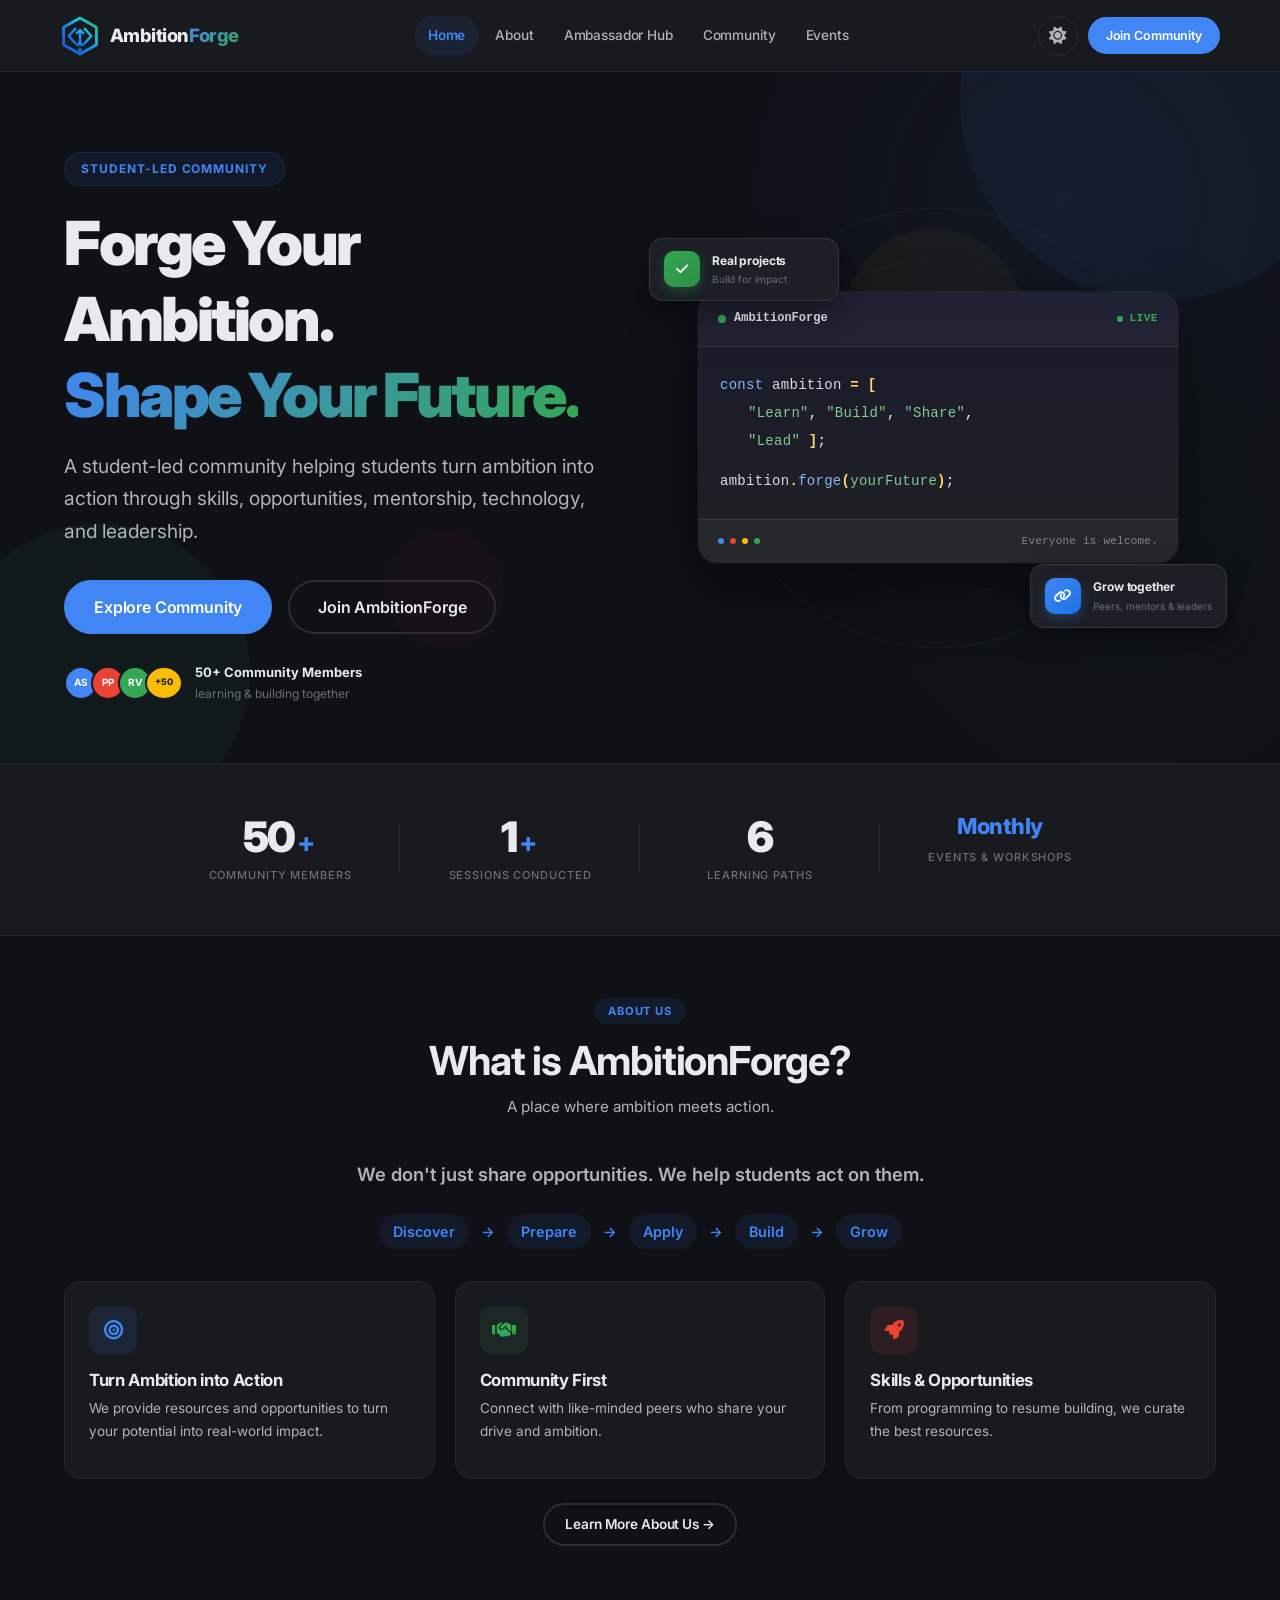
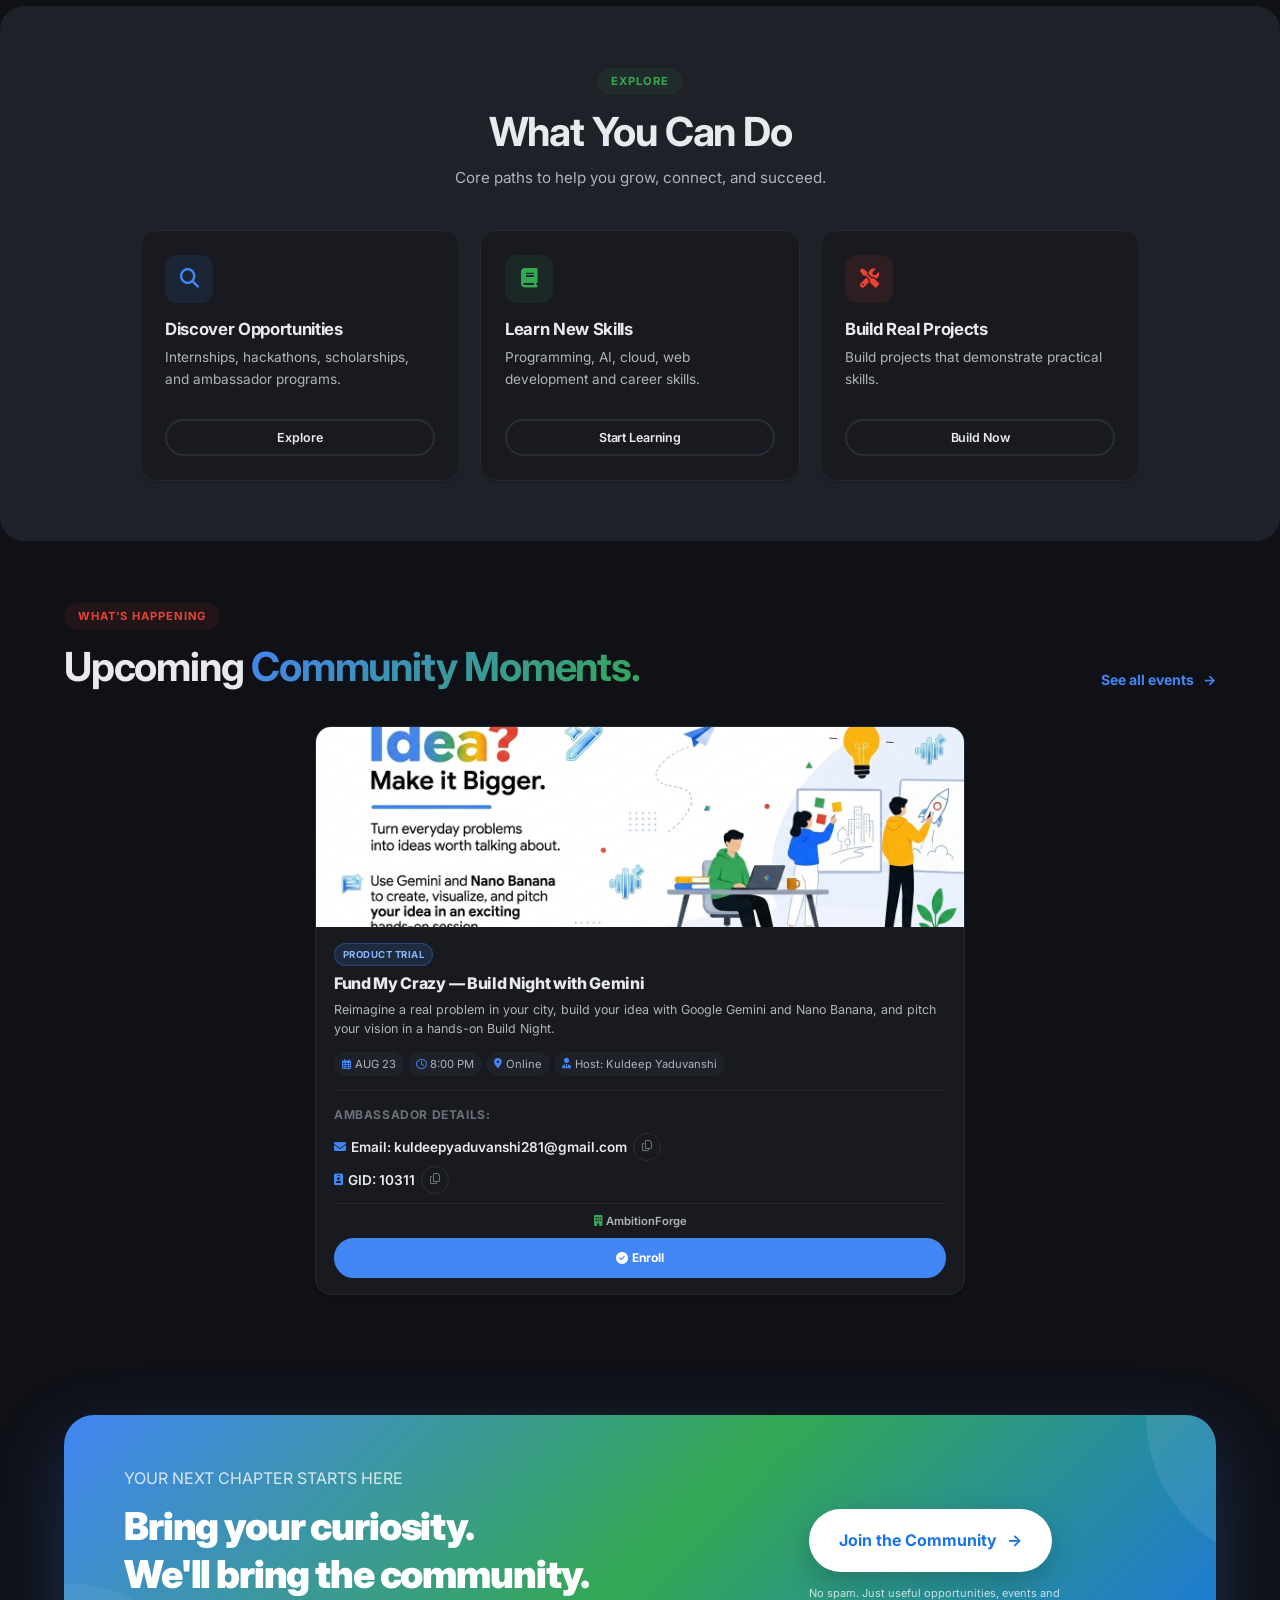
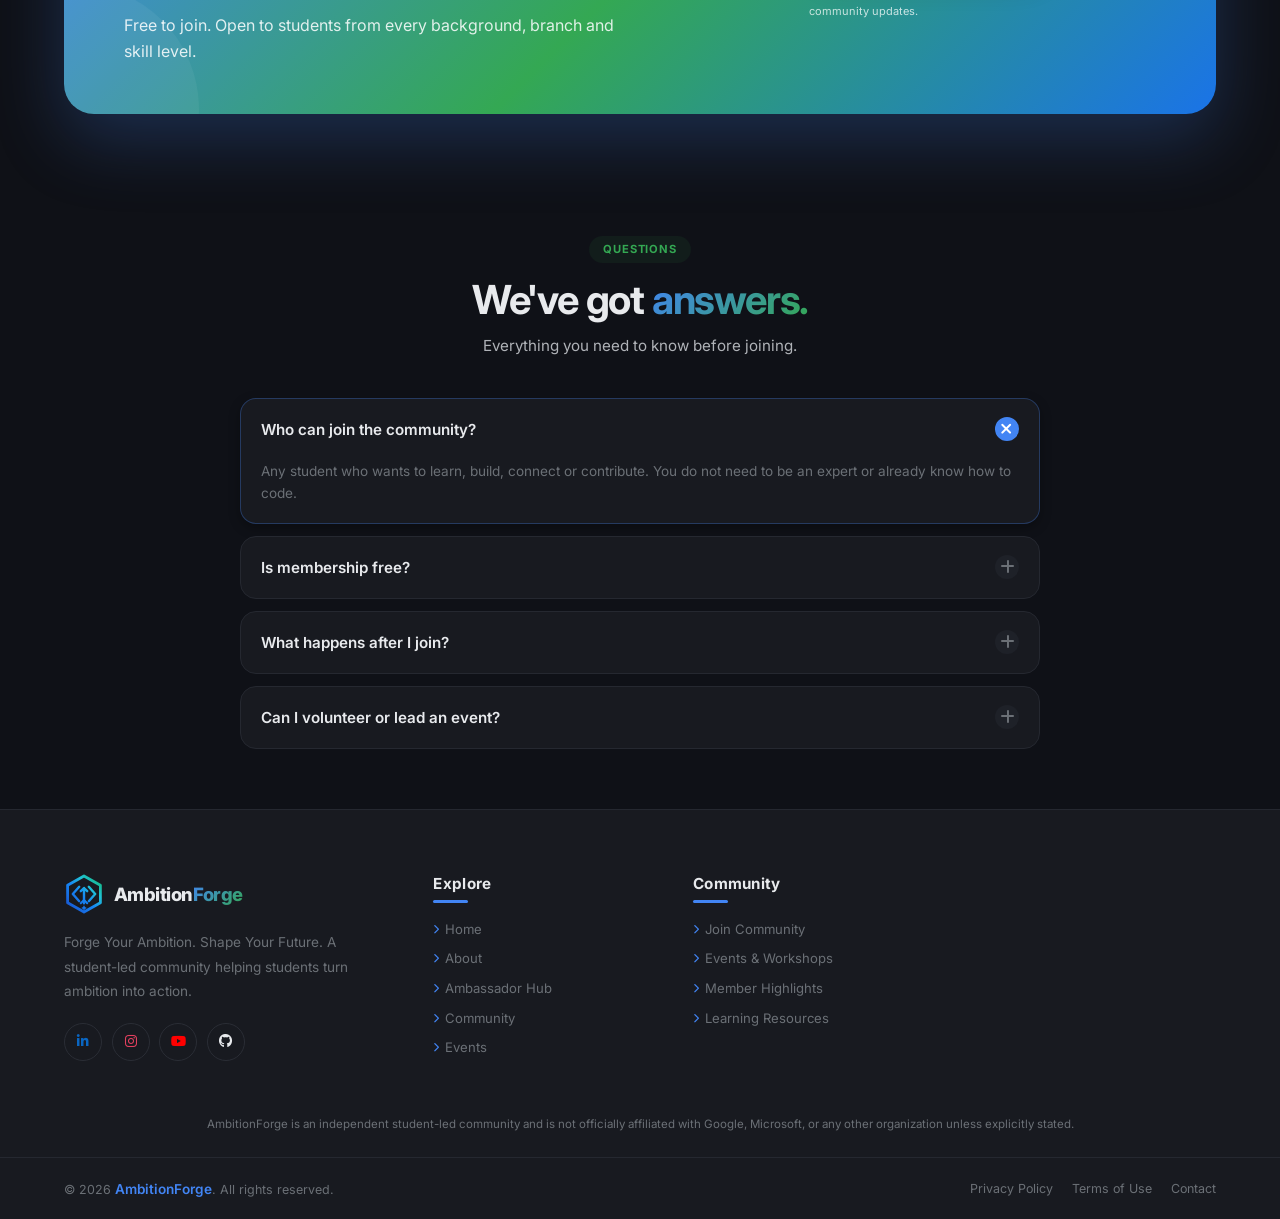
<file: index.html>
<!DOCTYPE html>
<html lang="en" data-theme="dark">

<head>
    <meta charset="UTF-8">
    <meta name="viewport" content="width=device-width, initial-scale=1.0">

    <!-- SEO Meta Tags -->
    <title>AmbitionForge | Forge Your Ambition. Shape Your Future.</title>
    <meta name="description"
        content="AmbitionForge is a student-led community helping students turn ambition into action through skills, opportunities, mentorship, technology, and leadership.">
    <meta name="keywords"
        content="student community, technology, skills, mentorship, leadership, student ambassador, AmbitionForge">
    <meta name="author" content="AmbitionForge Community">
    <meta name="robots" content="index, follow">
    <meta name="theme-color" content="#4285F4">

    <!-- Open Graph / Social Media -->
    <meta property="og:type" content="website">
    <meta property="og:title" content="AmbitionForge — Forge Your Ambition. Shape Your Future.">
    <meta property="og:description"
        content="A student-led community helping students turn ambition into action through skills, opportunities, mentorship, technology, and leadership.">
    <meta property="og:image" content="assets/logo.svg">
    <meta property="og:url" content="https://ambitionforge.com/">
    <meta property="og:site_name" content="AmbitionForge">

    <!-- Twitter Card -->
    <meta name="twitter:card" content="summary_large_image">
    <meta name="twitter:title" content="AmbitionForge — Forge Your Ambition. Shape Your Future.">
    <meta name="twitter:description" content="A student-led community helping students turn ambition into action.">
    <meta name="twitter:image" content="assets/logo.svg">

    <link rel="icon" type="image/svg+xml" href="assets/favicon.svg">
    <link rel="preconnect" href="https://fonts.googleapis.com">
    <link rel="preconnect" href="https://fonts.gstatic.com" crossorigin>
    <link href="https://fonts.googleapis.com/css2?family=Inter:wght@300;400;500;600;700;800;900&display=swap"
        rel="stylesheet">
    <link rel="stylesheet" href="https://cdnjs.cloudflare.com/ajax/libs/font-awesome/6.5.0/css/all.min.css">
    <link rel="stylesheet" href="style.css">
</head>

<body>
    <!-- Header -->
    <header class="header" id="header">
        <div class="header-inner">
            <a href="index.html" class="logo">
                <img src="assets/logo.svg" alt="AmbitionForge Logo">
                <span class="logo-text">
                    <span class="ambition">Ambition</span><span class="forge">Forge</span>
                </span>
            </a>
            <nav class="nav-desktop">
                <a href="index.html" class="nav-link active">Home</a>
                <a href="about.html" class="nav-link">About</a>
                <a href="ambassador.html" class="nav-link">Ambassador Hub</a>
                <a href="community.html" class="nav-link">Community</a>
                <a href="events.html" class="nav-link">Events</a>
            </nav>
            <div class="header-actions">
                <button class="theme-toggle" id="themeToggle" aria-label="Toggle theme">
                    <i class="fas fa-moon" id="themeIcon"></i>
                </button>
                <a href="community.html" class="btn btn-primary btn-sm">Join Community</a>
                <button class="hamburger" id="hamburger" aria-label="Toggle menu">
                    <span></span><span></span><span></span>
                </button>
            </div>
        </div>
    </header>

    <!-- Mobile Navigation -->
    <nav class="mobile-nav" id="mobileNav">
        <a href="index.html">Home</a>
        <a href="about.html">About</a>
        <a href="ambassador.html">Ambassador Hub</a>
        <a href="community.html">Community</a>
        <a href="events.html">Events</a>
        <button class="mobile-theme-toggle" id="mobileThemeToggle">
            <span id="mobileThemeText">Dark Mode</span>
            <i class="fas fa-moon" id="mobileThemeIcon"></i>
        </button>
        <a href="community.html" class="mobile-cta">Join Community</a>
    </nav>

    <!-- Main Content -->
    <main>
        <!-- Hero Section -->
        <section class="hero">
            <div class="hero-shapes">
                <div class="hero-shape"></div>
                <div class="hero-shape"></div>
                <div class="hero-shape"></div>
                <div class="hero-shape"></div>
            </div>
            <div class="container">
                <div class="hero-grid-enhanced">
                    <div class="hero-copy">
                        <span class="hero-label">Student-Led Community</span>
                        <h1>Forge Your Ambition.<br><span class="accent">Shape Your Future.</span></h1>
                        <p class="hero-subtitle">A student-led community helping students turn ambition into action
                            through skills, opportunities, mentorship, technology, and leadership.</p>
                        <div class="hero-actions">
                            <a href="community.html" class="btn btn-primary btn-lg">Explore Community</a>
                            <a href="community.html" class="btn btn-outline btn-lg">Join AmbitionForge</a>
                        </div>
                        <div class="hero-proof">
                            <div class="avatar-stack" aria-label="Community members">
                                <span>AS</span>
                                <span>PP</span>
                                <span>RV</span>
                                <span>+50</span>
                            </div>
                            <div>
                                <strong>50+ Community Members</strong>
                                <small>learning & building together</small>
                            </div>
                        </div>
                    </div>
                    <div class="hero-visual">
                        <div class="orbit orbit-a"></div>
                        <div class="orbit orbit-b"></div>

                        <div class="hero-code-card">
                            <div class="hero-card-top">
                                <span>AmbitionForge</span>
                                <span class="live-pill"><i></i> Live</span>
                            </div>
                            <div class="hero-code-body">
                                <div class="code-line"><span class="code-blue">const</span> <span
                                        class="code-operator">ambition</span> <span class="code-yellow">=</span> <span
                                        class="code-yellow">[</span></div>
                                <div class="code-line code-indent"><span class="code-green">"Learn"</span>, <span
                                        class="code-green">"Build"</span>, <span class="code-green">"Share"</span>,
                                </div>
                                <div class="code-line code-indent"><span class="code-green">"Lead"</span> <span
                                        class="code-yellow">]</span>;</div>
                                <div class="code-blank"></div>
                                <div class="code-line"><span class="code-operator">ambition</span><span
                                        class="code-yellow">.</span><span class="code-blue">forge</span><span
                                        class="code-yellow">(</span><span class="code-green">yourFuture</span><span
                                        class="code-yellow">)</span>;</div>
                            </div>
                            <div class="hero-card-bottom">
                                <span class="mini-dot blue"></span>
                                <span class="mini-dot red"></span>
                                <span class="mini-dot yellow"></span>
                                <span class="mini-dot green"></span>
                                <span class="sync-text">Everyone is welcome.</span>
                            </div>
                        </div>

                        <div class="floating-card floating-card-top">
                            <div class="float-icon green">
                                <i class="fas fa-check"></i>
                            </div>
                            <div>
                                <strong>Real projects</strong>
                                <span>Build for impact</span>
                            </div>
                        </div>
                        <div class="floating-card floating-card-bottom">
                            <div class="float-icon blue">
                                <i class="fas fa-link"></i>
                            </div>
                            <div>
                                <strong>Grow together</strong>
                                <span>Peers, mentors & leaders</span>
                            </div>
                        </div>
                    </div>
                </div>
            </div>
        </section>

        <!-- Stats Strip -->
        <section class="stats-strip">
            <div class="container">
                <div class="stats-grid-enhanced">
                    <div>
                        <strong>50<span class="plus">+</span></strong>
                        <span>Community Members</span>
                    </div>
                    <div>
                        <strong>1<span class="plus">+</span></strong>
                        <span>Sessions Conducted</span>
                    </div>
                    <div>
                        <strong>6</strong>
                        <span>Learning Paths</span>
                    </div>
                    <div>
                        <strong class="text-value">Monthly</strong>
                        <span>Events & Workshops</span>
                    </div>
                </div>
            </div>
        </section>

        <!-- About / Community Intro -->
        <section class="section">
            <div class="container">
                <div class="section-header">
                    <span class="section-tag blue">About Us</span>
                    <h2 class="section-title">What is AmbitionForge?</h2>
                    <p class="section-subtitle">A place where ambition meets action.</p>
                </div>
                <div class="text-center mb-32">
                    <p class="section-subtitle" style="font-size:1.15rem; font-weight:600;">
                        We don't just share opportunities. We help students act on them.
                    </p>
                    <div class="journey-strip mt-24">
                        <span>Discover</span> → <span>Prepare</span> → <span>Apply</span> → <span>Build</span> →
                        <span>Grow</span>
                    </div>
                </div>
                <div class="card-grid">
                    <div class="card">
                        <div class="card-icon blue"><i class="fas fa-bullseye"></i></div>
                        <h3>Turn Ambition into Action</h3>
                        <p>We provide resources and opportunities to turn your potential into real-world impact.</p>
                    </div>
                    <div class="card">
                        <div class="card-icon green"><i class="fas fa-handshake"></i></div>
                        <h3>Community First</h3>
                        <p>Connect with like-minded peers who share your drive and ambition.</p>
                    </div>
                    <div class="card">
                        <div class="card-icon red"><i class="fas fa-rocket"></i></div>
                        <h3>Skills & Opportunities</h3>
                        <p>From programming to resume building, we curate the best resources.</p>
                    </div>
                </div>
                <div class="text-center mt-24">
                    <a href="about.html" class="btn btn-outline">Learn More About Us →</a>
                </div>
            </div>
        </section>

        <!-- Explore What You Can Do - Sirf 3 Cards -->
        <section class="section section-soft">
            <div class="container">
                <div class="section-header">
                    <span class="section-tag green">Explore</span>
                    <h2 class="section-title">What You Can Do</h2>
                    <p class="section-subtitle">Core paths to help you grow, connect, and succeed.</p>
                </div>
                <div class="card-grid"
                    style="grid-template-columns: repeat(auto-fit, minmax(300px, 1fr)); max-width: 1000px; margin: 0 auto;">
                    <div class="card">
                        <div class="card-icon blue"><i class="fas fa-search"></i></div>
                        <h3>Discover Opportunities</h3>
                        <p>Internships, hackathons, scholarships, and ambassador programs.</p>
                        <a href="community.html" class="btn btn-outline btn-sm mt-16">Explore</a>
                    </div>
                    <div class="card">
                        <div class="card-icon green"><i class="fas fa-book"></i></div>
                        <h3>Learn New Skills</h3>
                        <p>Programming, AI, cloud, web development and career skills.</p>
                        <a href="community.html" class="btn btn-outline btn-sm mt-16">Start Learning</a>
                    </div>
                    <div class="card">
                        <div class="card-icon red"><i class="fas fa-tools"></i></div>
                        <h3>Build Real Projects</h3>
                        <p>Build projects that demonstrate practical skills.</p>
                        <a href="community.html" class="btn btn-outline btn-sm mt-16">Build Now</a>
                    </div>
                </div>
            </div>
        </section>

        <!-- Events Section - Dynamic from JS -->
        <section class="section" id="events">
            <div class="container">
                <div class="section-topline">
                    <div>
                        <span class="section-tag red">What's Happening</span>
                        <h2 class="section-title">Upcoming <span class="accent">Community Moments.</span></h2>
                    </div>
                    <a href="events.html" class="text-link">See all events <span>→</span></a>
                </div>
                <div id="homeEvents" class="event-grid-poster">
                    <!-- Events yahan JavaScript se render honge -->
                </div>
            </div>
        </section>

        <!-- Premium Join CTA -->
        <section class="section">
            <div class="container">
                <div class="premium-join-card">
                    <div class="premium-join-copy">
                        <span class="section-kicker" style="color: rgba(255,255,255,0.8);">YOUR NEXT CHAPTER STARTS
                            HERE</span>
                        <h2>Bring your curiosity.<br>We'll bring the community.</h2>
                        <p>Free to join. Open to students from every background, branch and skill level.</p>
                    </div>
                    <div class="premium-join-actions" style="position: relative; z-index: 1;">
                        <a href="community.html" class="premium-join-btn">
                            Join the Community
                            <span class="arrow">→</span>
                        </a>
                        <div class="premium-join-note">No spam. Just useful opportunities, events and community updates.
                        </div>
                    </div>
                </div>
            </div>
        </section>

        <!-- FAQ Section -->
        <section class="section" id="faq">
            <div class="container">
                <div class="section-header">
                    <span class="section-tag green">Questions</span>
                    <h2 class="section-title">We've got <span class="accent">answers.</span></h2>
                    <p class="section-subtitle">Everything you need to know before joining.</p>
                </div>
                <div class="faq-list">
                    <div class="faq-item active">
                        <div class="faq-question">
                            Who can join the community?
                            <span class="faq-icon"><i class="fas fa-plus"></i></span>
                        </div>
                        <div class="faq-answer">
                            <p>Any student who wants to learn, build, connect or contribute. You do not need to be an
                                expert or already know how to code.</p>
                        </div>
                    </div>
                    <div class="faq-item">
                        <div class="faq-question">
                            Is membership free?
                            <span class="faq-icon"><i class="fas fa-plus"></i></span>
                        </div>
                        <div class="faq-answer">
                            <p>Yes. The community is free to join. Individual events may have their own registration
                                requirements.</p>
                        </div>
                    </div>
                    <div class="faq-item">
                        <div class="faq-question">
                            What happens after I join?
                            <span class="faq-icon"><i class="fas fa-plus"></i></span>
                        </div>
                        <div class="faq-answer">
                            <p>You'll receive a welcome message, access to community updates and invitations to upcoming
                                events, workshops and projects.</p>
                        </div>
                    </div>
                    <div class="faq-item">
                        <div class="faq-question">
                            Can I volunteer or lead an event?
                            <span class="faq-icon"><i class="fas fa-plus"></i></span>
                        </div>
                        <div class="faq-answer">
                            <p>Absolutely. Active members can help organize sessions, mentor peers, create content and
                                collaborate on campus initiatives.</p>
                        </div>
                    </div>
                </div>
            </div>
        </section>
    </main>

    <!-- Footer -->
    <footer class="footer">
        <div class="footer-top">
            <div class="footer-grid">
                <!-- Brand Section -->
                <div class="footer-logo">
                    <a href="index.html" class="logo">
                        <img src="assets/logo.svg" alt="AmbitionForge Logo">
                        <span class="logo-text">
                            <span class="ambition">Ambition</span><span class="forge">Forge</span>
                        </span>
                    </a>
                    <p class="footer-description">Forge Your Ambition. Shape Your Future. A student-led community
                        helping students turn ambition into action.</p>
                    <div class="footer-social">
                        <a href="#" class="footer-social-link linkedin" aria-label="LinkedIn" title="LinkedIn">
                            <i class="fab fa-linkedin-in"></i>
                        </a>
                        <a href="#" class="footer-social-link instagram" aria-label="Instagram" title="Instagram">
                            <i class="fab fa-instagram"></i>
                        </a>
                        <a href="#" class="footer-social-link youtube" aria-label="YouTube" title="YouTube">
                            <i class="fab fa-youtube"></i>
                        </a>
                        <a href="#" class="footer-social-link github" aria-label="GitHub" title="GitHub">
                            <i class="fab fa-github"></i>
                        </a>
                    </div>
                </div>

                <!-- Explore Links -->
                <div class="footer-links">
                    <h4>Explore</h4>
                    <ul>
                        <li><a href="index.html"><i class="fas fa-chevron-right"></i> Home</a></li>
                        <li><a href="about.html"><i class="fas fa-chevron-right"></i> About</a></li>
                        <li><a href="ambassador.html"><i class="fas fa-chevron-right"></i> Ambassador Hub</a></li>
                        <li><a href="community.html"><i class="fas fa-chevron-right"></i> Community</a></li>
                        <li><a href="events.html"><i class="fas fa-chevron-right"></i> Events</a></li>
                    </ul>
                </div>

                <!-- Community Links -->
                <div class="footer-links">
                    <h4>Community</h4>
                    <ul>
                        <li><a href="community.html"><i class="fas fa-chevron-right"></i> Join Community</a></li>
                        <li><a href="events.html"><i class="fas fa-chevron-right"></i> Events & Workshops</a></li>
                        <li><a href="community.html"><i class="fas fa-chevron-right"></i> Member Highlights</a></li>
                        <li><a href="community.html"><i class="fas fa-chevron-right"></i> Learning Resources</a></li>
                    </ul>
                </div>

                <!-- Contact Section 
                <div class="footer-contact">
                    <h4>Contact</h4>
                    <ul>
                        <li>
                            <i class="fas fa-envelope"></i>
                            <span>kuldeepyaduvanshi281@gmail.com</span>
                        </li>
                        <li>
                            <i class="fas fa-map-marker-alt"></i>
                            <span>Student Community, India</span>
                        </li>
                        <li>
                            <i class="fas fa-globe"></i>
                            <span>ambitionforge.com</span>
                        </li>
                    </ul>
                </div> -->
            </div>
        </div>

        <!-- Disclaimer -->
        <div class="footer-disclaimer">
            AmbitionForge is an independent student-led community and is not officially affiliated with Google,
            Microsoft, or any other organization unless explicitly stated.
        </div>

        <!-- Bottom Bar -->
        <div class="footer-bottom">
            <div class="footer-bottom-content">
                <span class="copyright">&copy; 2026 <span class="footer-brand-name">AmbitionForge</span>. All rights
                    reserved.</span>
                <div class="footer-bottom-links">
                    <a href="#">Privacy Policy</a>
                    <a href="#">Terms of Use</a>
                    <a href="community.html">Contact</a>
                </div>
            </div>
        </div>
    </footer>

    <!-- Back to Top -->
    <button class="back-to-top" id="backToTop" aria-label="Back to top">
        <i class="fas fa-arrow-up"></i>
    </button>

    <!-- Toast Container -->
    <div class="toast-container" id="toastContainer" aria-live="polite"></div>

    <!-- Modal Container -->
    <div class="modal-overlay" id="modalOverlay" role="dialog" aria-modal="true">
        <div class="modal" id="modalContent">
            <button class="modal-close" id="modalClose" aria-label="Close modal">
                <i class="fas fa-times"></i>
            </button>
            <div id="modalBody"></div>
        </div>
    </div>

    <!-- Pehle events-data.js load karo -->
    <script src="events-data.js"></script>
    <!-- Phir script.js load karo -->
    <script src="script.js"></script>
</body>

</html>
</file>
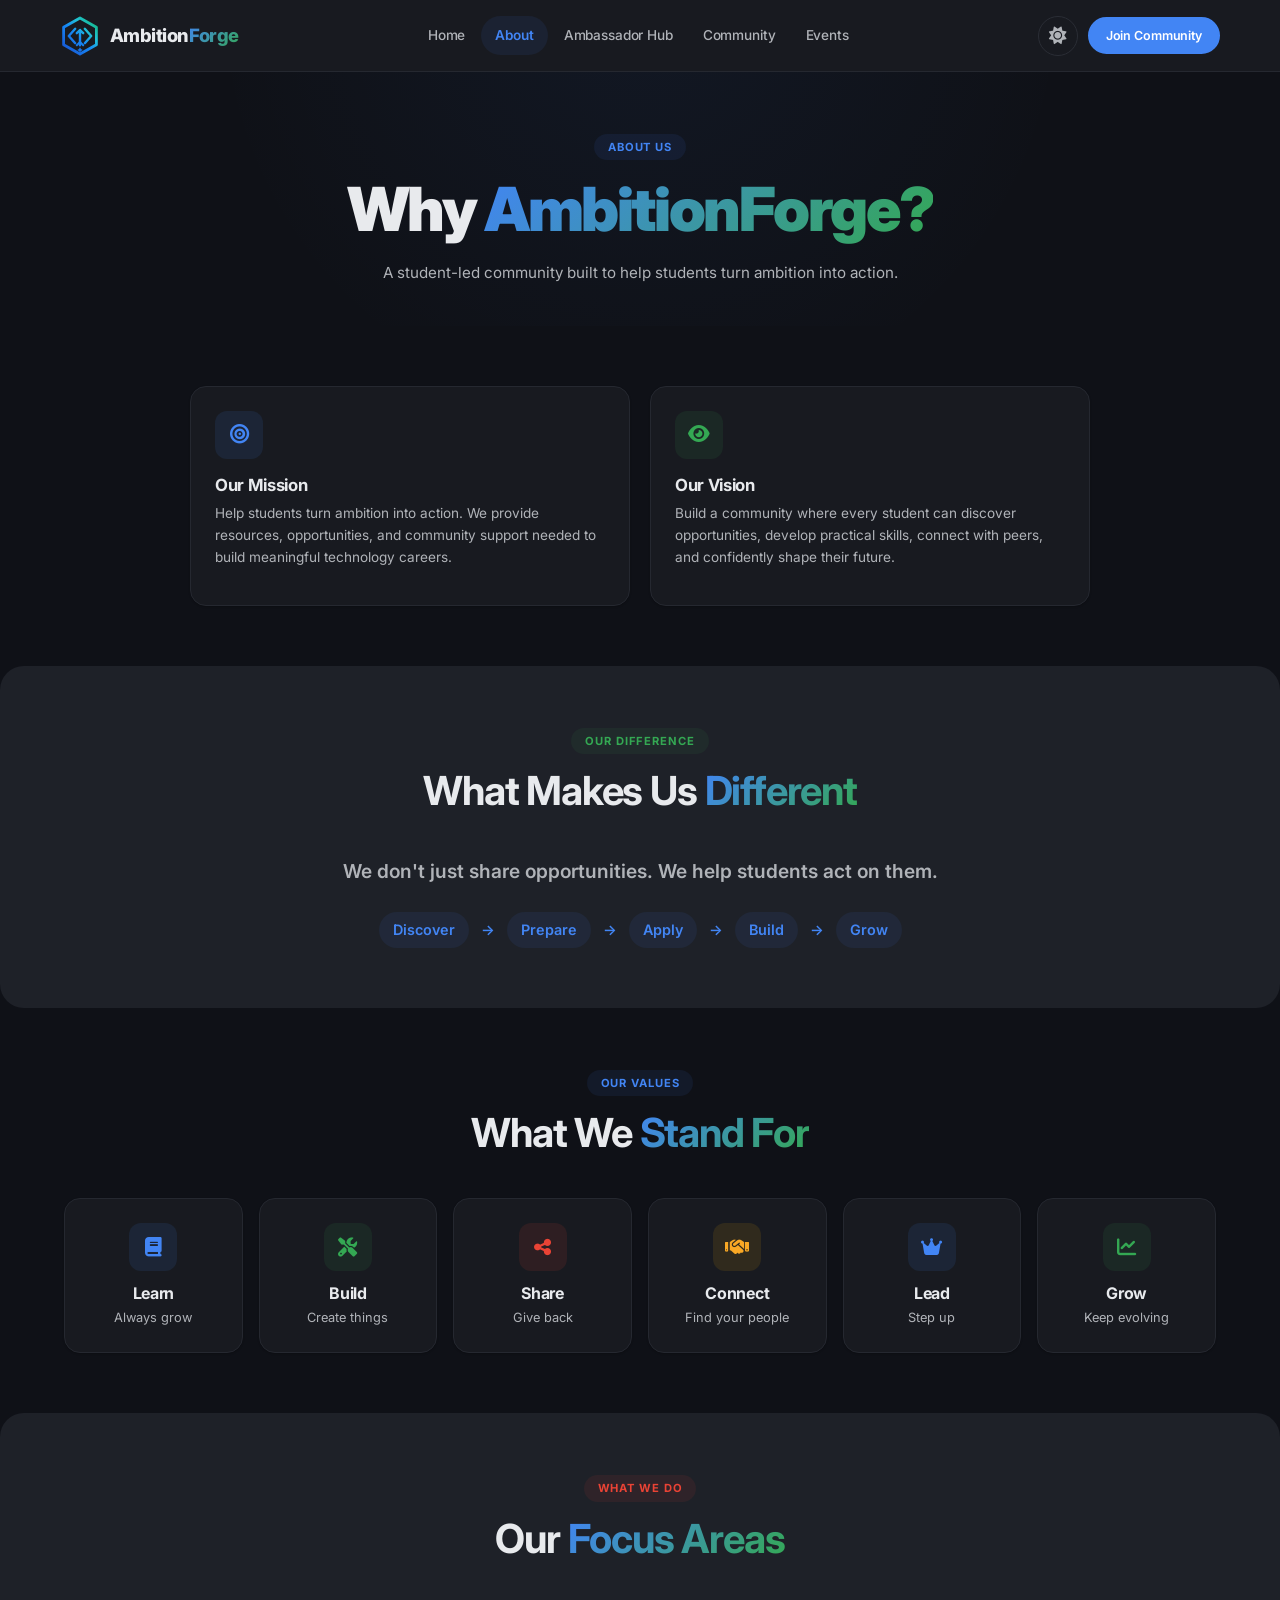
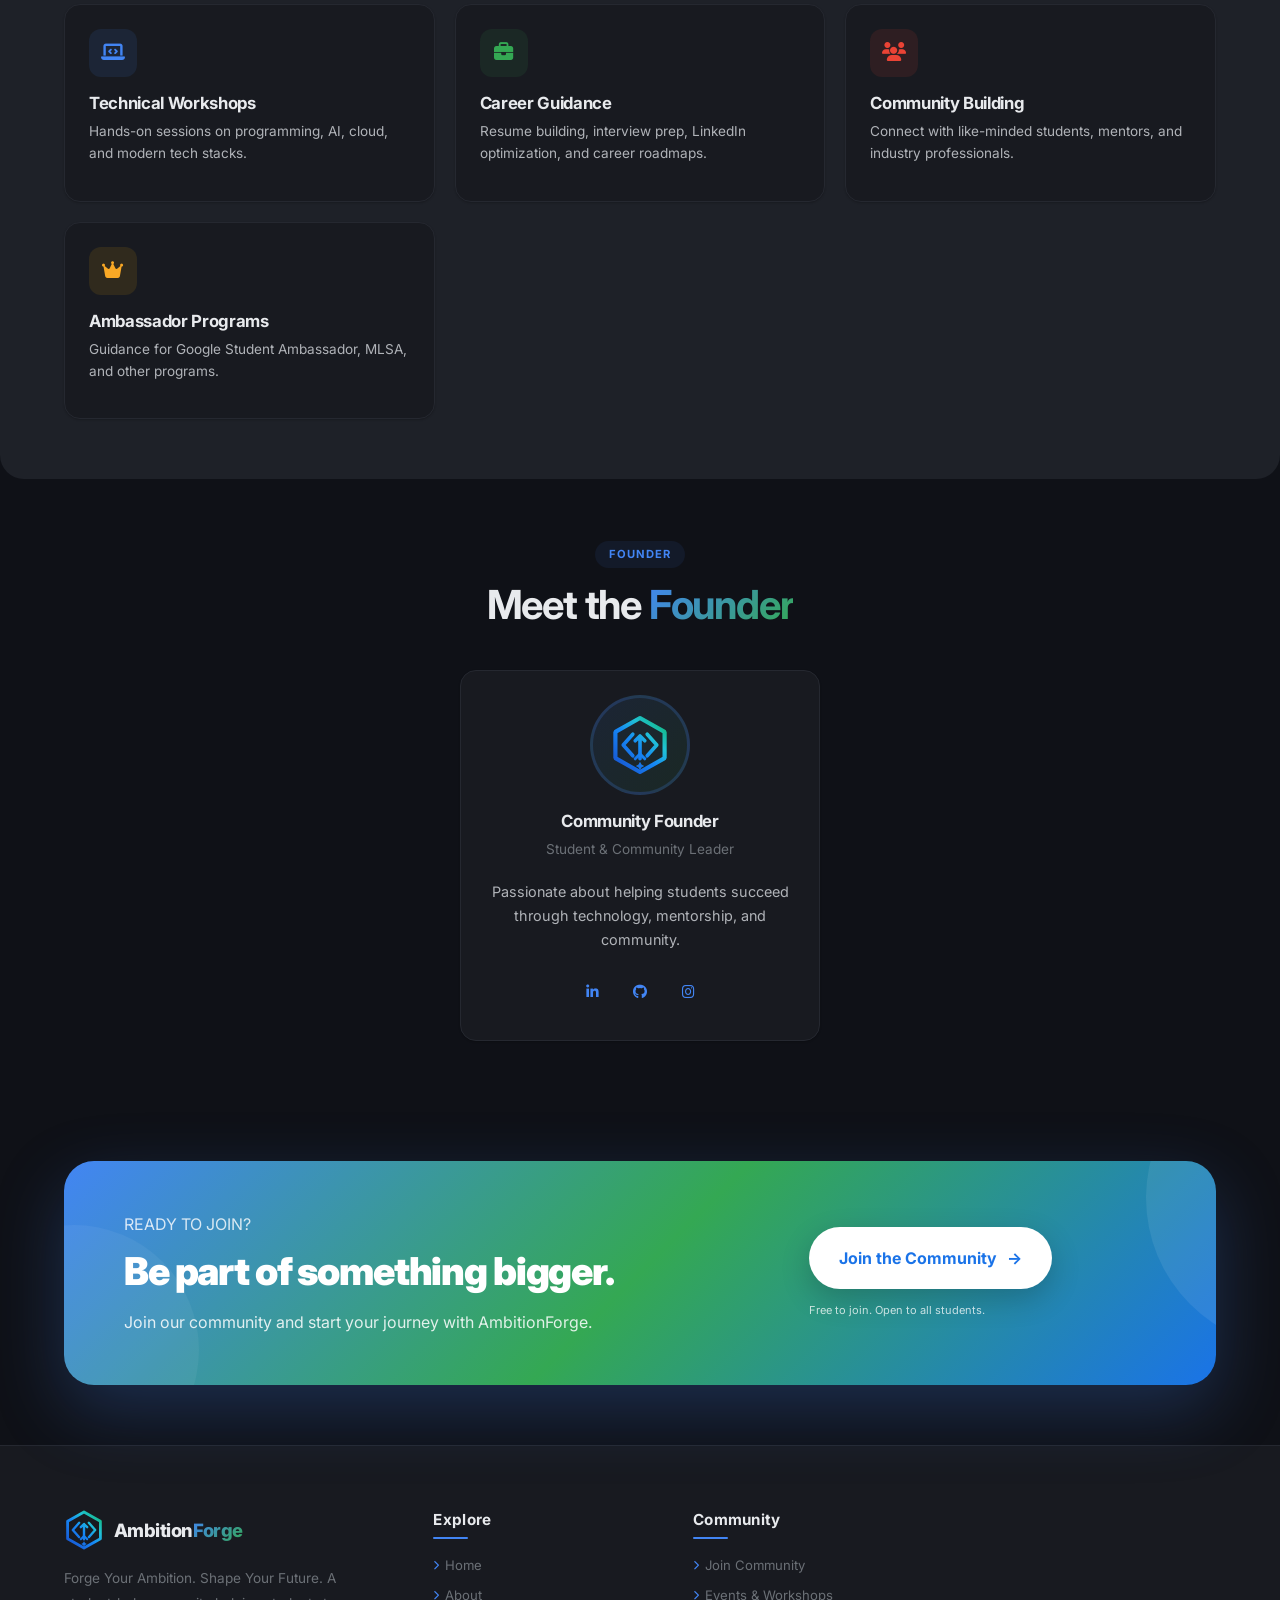
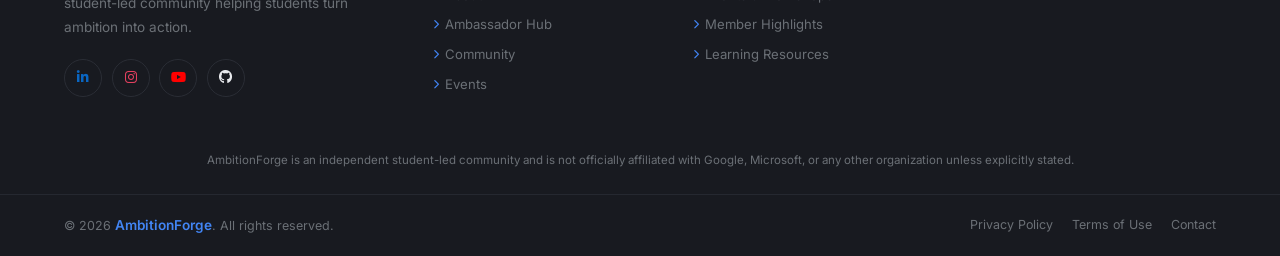
<file: about.html>
<!DOCTYPE html>
<html lang="en" data-theme="dark">

<head>
    <meta charset="UTF-8">
    <meta name="viewport" content="width=device-width, initial-scale=1.0">

    <!-- SEO Meta Tags -->
    <title>About | AmbitionForge</title>
    <meta name="description"
        content="Learn about AmbitionForge - our mission, vision, values, and how we help students turn ambition into action.">
    <meta name="keywords"
        content="about AmbitionForge, student community mission, technology education, student mentorship, community values">
    <meta name="author" content="AmbitionForge Community">
    <meta name="robots" content="index, follow">
    <meta name="theme-color" content="#4285F4">

    <!-- Open Graph -->
    <meta property="og:type" content="website">
    <meta property="og:title" content="About | AmbitionForge">
    <meta property="og:description" content="Learn about AmbitionForge - our mission, vision, and values.">
    <meta property="og:image" content="assets/logo.svg">
    <meta property="og:url" content="https://ambitionforge.com/about.html">
    <meta property="og:site_name" content="AmbitionForge">

    <!-- Twitter Card -->
    <meta name="twitter:card" content="summary_large_image">
    <meta name="twitter:title" content="About | AmbitionForge">
    <meta name="twitter:description" content="Learn about AmbitionForge - our mission, vision, and values.">
    <meta name="twitter:image" content="assets/logo.svg">

    <link rel="icon" type="image/svg+xml" href="assets/favicon.svg">
    <link rel="preconnect" href="https://fonts.googleapis.com">
    <link rel="preconnect" href="https://fonts.gstatic.com" crossorigin>
    <link href="https://fonts.googleapis.com/css2?family=Inter:wght@300;400;500;600;700;800;900&display=swap"
        rel="stylesheet">
    <link rel="stylesheet" href="https://cdnjs.cloudflare.com/ajax/libs/font-awesome/6.5.0/css/all.min.css">
    <link rel="stylesheet" href="style.css">
</head>

<body>
    <!-- Header -->
    <header class="header" id="header">
        <div class="header-inner">
            <a href="index.html" class="logo">
                <img src="assets/logo.svg" alt="AmbitionForge Logo">
                <span class="logo-text">
                    <span class="ambition">Ambition</span><span class="forge">Forge</span>
                </span>
            </a>
            <nav class="nav-desktop">
                <a href="index.html" class="nav-link">Home</a>
                <a href="about.html" class="nav-link active">About</a>
                <a href="ambassador.html" class="nav-link">Ambassador Hub</a>
                <a href="community.html" class="nav-link">Community</a>
                <a href="events.html" class="nav-link">Events</a>
            </nav>
            <div class="header-actions">
                <button class="theme-toggle" id="themeToggle" aria-label="Toggle theme">
                    <i class="fas fa-moon" id="themeIcon"></i>
                </button>
                <a href="community.html" class="btn btn-primary btn-sm">Join Community</a>
                <button class="hamburger" id="hamburger" aria-label="Toggle menu">
                    <span></span><span></span><span></span>
                </button>
            </div>
        </div>
    </header>

    <!-- Mobile Navigation -->
    <nav class="mobile-nav" id="mobileNav">
        <a href="index.html">Home</a>
        <a href="about.html">About</a>
        <a href="ambassador.html">Ambassador Hub</a>
        <a href="community.html">Community</a>
        <a href="events.html">Events</a>
        <button class="mobile-theme-toggle" id="mobileThemeToggle">
            <span id="mobileThemeText">Dark Mode</span>
            <i class="fas fa-moon" id="mobileThemeIcon"></i>
        </button>
        <a href="community.html" class="mobile-cta">Join Community</a>
    </nav>

    <!-- Main Content -->
    <main>
        <!-- Page Hero -->
        <div class="page-hero">
            <div class="container">
                <span class="section-tag blue">About Us</span>
                <h1>Why <span class="accent">AmbitionForge?</span></h1>
                <p class="section-subtitle">A student-led community built to help students turn ambition into action.
                </p>
            </div>
        </div>

        <!-- Mission & Vision -->
        <section class="section">
            <div class="container">
                <div class="card-grid"
                    style="grid-template-columns: repeat(auto-fit, minmax(300px, 1fr)); max-width: 900px; margin: 0 auto;">
                    <div class="card">
                        <div class="card-icon blue"><i class="fas fa-bullseye"></i></div>
                        <h3>Our Mission</h3>
                        <p>Help students turn ambition into action. We provide resources, opportunities, and community
                            support needed to build meaningful technology careers.</p>
                    </div>
                    <div class="card">
                        <div class="card-icon green"><i class="fas fa-eye"></i></div>
                        <h3>Our Vision</h3>
                        <p>Build a community where every student can discover opportunities, develop practical skills,
                            connect with peers, and confidently shape their future.</p>
                    </div>
                </div>
            </div>
        </section>

        <!-- What Makes Us Different -->
        <section class="section section-soft">
            <div class="container">
                <div class="section-header">
                    <span class="section-tag green">Our Difference</span>
                    <h2 class="section-title">What Makes Us <span class="accent">Different</span></h2>
                </div>
                <div class="text-center">
                    <p class="section-subtitle"
                        style="font-size:1.2rem; font-weight:600; max-width: 700px; margin: 0 auto;">
                        We don't just share opportunities. We help students act on them.
                    </p>
                    <div class="journey-strip mt-24">
                        <span>Discover</span> → <span>Prepare</span> → <span>Apply</span> → <span>Build</span> →
                        <span>Grow</span>
                    </div>
                </div>
            </div>
        </section>

        <!-- Our Values -->
        <section class="section">
            <div class="container">
                <div class="section-header">
                    <span class="section-tag blue">Our Values</span>
                    <h2 class="section-title">What We <span class="accent">Stand For</span></h2>
                </div>
                <div class="values-grid">
                    <div class="card value-card">
                        <div class="card-icon blue"><i class="fas fa-book"></i></div>
                        <h3>Learn</h3>
                        <p>Always grow</p>
                    </div>
                    <div class="card value-card">
                        <div class="card-icon green"><i class="fas fa-tools"></i></div>
                        <h3>Build</h3>
                        <p>Create things</p>
                    </div>
                    <div class="card value-card">
                        <div class="card-icon red"><i class="fas fa-share-alt"></i></div>
                        <h3>Share</h3>
                        <p>Give back</p>
                    </div>
                    <div class="card value-card">
                        <div class="card-icon yellow"><i class="fas fa-handshake"></i></div>
                        <h3>Connect</h3>
                        <p>Find your people</p>
                    </div>
                    <div class="card value-card">
                        <div class="card-icon blue"><i class="fas fa-crown"></i></div>
                        <h3>Lead</h3>
                        <p>Step up</p>
                    </div>
                    <div class="card value-card">
                        <div class="card-icon green"><i class="fas fa-chart-line"></i></div>
                        <h3>Grow</h3>
                        <p>Keep evolving</p>
                    </div>
                </div>
            </div>
        </section>

        <!-- What We Do / Focus Areas -->
        <section class="section section-soft">
            <div class="container">
                <div class="section-header">
                    <span class="section-tag red">What We Do</span>
                    <h2 class="section-title">Our <span class="accent">Focus Areas</span></h2>
                </div>
                <div class="card-grid">
                    <div class="card">
                        <div class="card-icon blue"><i class="fas fa-laptop-code"></i></div>
                        <h3>Technical Workshops</h3>
                        <p>Hands-on sessions on programming, AI, cloud, and modern tech stacks.</p>
                    </div>
                    <div class="card">
                        <div class="card-icon green"><i class="fas fa-briefcase"></i></div>
                        <h3>Career Guidance</h3>
                        <p>Resume building, interview prep, LinkedIn optimization, and career roadmaps.</p>
                    </div>
                    <div class="card">
                        <div class="card-icon red"><i class="fas fa-users"></i></div>
                        <h3>Community Building</h3>
                        <p>Connect with like-minded students, mentors, and industry professionals.</p>
                    </div>
                    <div class="card">
                        <div class="card-icon yellow"><i class="fas fa-crown"></i></div>
                        <h3>Ambassador Programs</h3>
                        <p>Guidance for Google Student Ambassador, MLSA, and other programs.</p>
                    </div>
                </div>
            </div>
        </section>

        <!-- Founder Section -->
        <section class="section">
            <div class="container">
                <div class="section-header">
                    <span class="section-tag blue">Founder</span>
                    <h2 class="section-title">Meet the <span class="accent">Founder</span></h2>
                </div>
                <div class="text-center">
                    <div class="card" style="max-width: 360px; margin: 0 auto; text-align: center;">
                        <div class="founder-avatar">
                            <img src="assets/logo.svg" alt="Founder Avatar">
                        </div>
                        <h3 class="mt-16">Community Founder</h3>
                        <p style="font-size: 0.85rem; color: var(--text-muted);">Student & Community Leader</p>
                        <p style="font-size: 0.9rem; margin-top: 8px;">
                            Passionate about helping students succeed through technology, mentorship, and community.
                        </p>
                        <div class="founder-socials mt-16">
                            <a href="#" class="social-link linkedin" aria-label="LinkedIn"><i
                                    class="fab fa-linkedin-in"></i></a>
                            <a href="#" class="social-link github" aria-label="GitHub"><i class="fab fa-github"></i></a>
                            <a href="#" class="social-link instagram" aria-label="Instagram"><i
                                    class="fab fa-instagram"></i></a>
                        </div>
                    </div>
                </div>
            </div>
        </section>

        <!-- Premium Join CTA -->
        <section class="section">
            <div class="container">
                <div class="premium-join-card">
                    <div class="premium-join-copy">
                        <span class="section-kicker" style="color: rgba(255,255,255,0.8);">READY TO JOIN?</span>
                        <h2>Be part of something bigger.</h2>
                        <p>Join our community and start your journey with AmbitionForge.</p>
                    </div>
                    <div class="premium-join-actions" style="position: relative; z-index: 1;">
                        <a href="community.html" class="premium-join-btn">
                            Join the Community
                            <span class="arrow">→</span>
                        </a>
                        <div class="premium-join-note">Free to join. Open to all students.</div>
                    </div>
                </div>
            </div>
        </section>
    </main>

    <!-- Footer -->
    <footer class="footer">
        <div class="footer-top">
            <div class="footer-grid">
                <!-- Brand Section -->
                <div class="footer-logo">
                    <a href="index.html" class="logo">
                        <img src="assets/logo.svg" alt="AmbitionForge Logo">
                        <span class="logo-text">
                            <span class="ambition">Ambition</span><span class="forge">Forge</span>
                        </span>
                    </a>
                    <p class="footer-description">Forge Your Ambition. Shape Your Future. A student-led community
                        helping students turn ambition into action.</p>
                    <div class="footer-social">
                        <a href="#" class="footer-social-link linkedin" aria-label="LinkedIn" title="LinkedIn">
                            <i class="fab fa-linkedin-in"></i>
                        </a>
                        <a href="#" class="footer-social-link instagram" aria-label="Instagram" title="Instagram">
                            <i class="fab fa-instagram"></i>
                        </a>
                        <a href="#" class="footer-social-link youtube" aria-label="YouTube" title="YouTube">
                            <i class="fab fa-youtube"></i>
                        </a>
                        <a href="#" class="footer-social-link github" aria-label="GitHub" title="GitHub">
                            <i class="fab fa-github"></i>
                        </a>
                    </div>
                </div>

                <!-- Explore Links -->
                <div class="footer-links">
                    <h4>Explore</h4>
                    <ul>
                        <li><a href="index.html"><i class="fas fa-chevron-right"></i> Home</a></li>
                        <li><a href="about.html"><i class="fas fa-chevron-right"></i> About</a></li>
                        <li><a href="ambassador.html"><i class="fas fa-chevron-right"></i> Ambassador Hub</a></li>
                        <li><a href="community.html"><i class="fas fa-chevron-right"></i> Community</a></li>
                        <li><a href="events.html"><i class="fas fa-chevron-right"></i> Events</a></li>
                    </ul>
                </div>

                <!-- Community Links -->
                <div class="footer-links">
                    <h4>Community</h4>
                    <ul>
                        <li><a href="community.html"><i class="fas fa-chevron-right"></i> Join Community</a></li>
                        <li><a href="events.html"><i class="fas fa-chevron-right"></i> Events & Workshops</a></li>
                        <li><a href="community.html"><i class="fas fa-chevron-right"></i> Member Highlights</a></li>
                        <li><a href="community.html"><i class="fas fa-chevron-right"></i> Learning Resources</a></li>
                    </ul>
                </div>

                <!-- Contact Section
                <div class="footer-contact">
                    <h4>Contact</h4>
                    <ul>
                        <li>
                            <i class="fas fa-envelope"></i>
                            <span>kuldeepyaduvanshi281@gmail.com</span>
                        </li>
                        <li>
                            <i class="fas fa-map-marker-alt"></i>
                            <span>Student Community, India</span>
                        </li>
                        <li>
                            <i class="fas fa-globe"></i>
                            <span>ambitionforge.com</span>
                        </li>
                    </ul>
                </div> -->
            </div>
        </div>

        <!-- Disclaimer -->
        <div class="footer-disclaimer">
            AmbitionForge is an independent student-led community and is not officially affiliated with Google,
            Microsoft, or any other organization unless explicitly stated.
        </div>

        <!-- Bottom Bar -->
        <div class="footer-bottom">
            <div class="footer-bottom-content">
                <span class="copyright">&copy; 2026 <span class="footer-brand-name">AmbitionForge</span>. All rights
                    reserved.</span>
                <div class="footer-bottom-links">
                    <a href="#">Privacy Policy</a>
                    <a href="#">Terms of Use</a>
                    <a href="community.html">Contact</a>
                </div>
            </div>
        </div>
    </footer>
    <!-- Back to Top -->
    <button class="back-to-top" id="backToTop" aria-label="Back to top">
        <i class="fas fa-arrow-up"></i>
    </button>

    <!-- Toast Container -->
    <div class="toast-container" id="toastContainer" aria-live="polite"></div>

    <!-- Modal Container -->
    <div class="modal-overlay" id="modalOverlay" role="dialog" aria-modal="true">
        <div class="modal" id="modalContent">
            <button class="modal-close" id="modalClose" aria-label="Close modal">
                <i class="fas fa-times"></i>
            </button>
            <div id="modalBody"></div>
        </div>
    </div>

    <!-- Pehle events-data.js load karo -->
    <script src="events-data.js"></script>
    <!-- Phir script.js load karo -->
    <script src="script.js"></script>
</body>

</html>
</file>
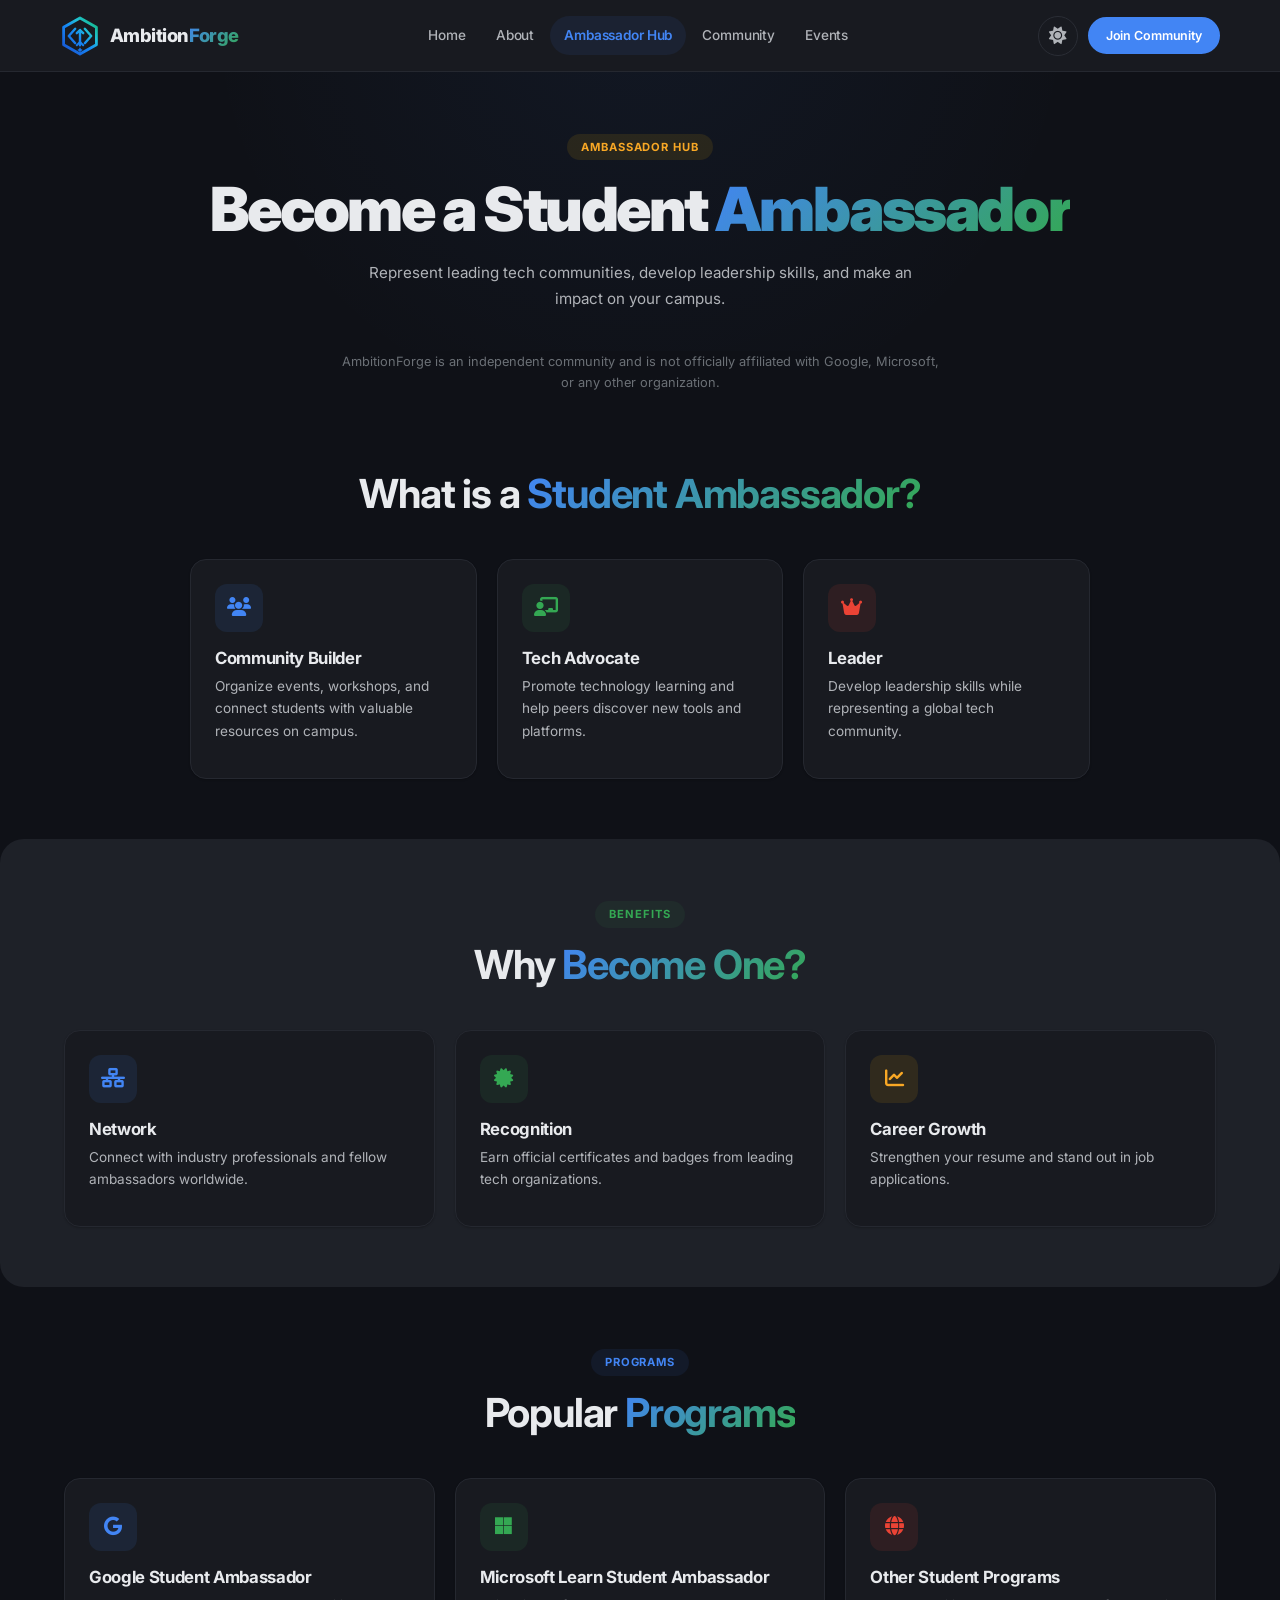
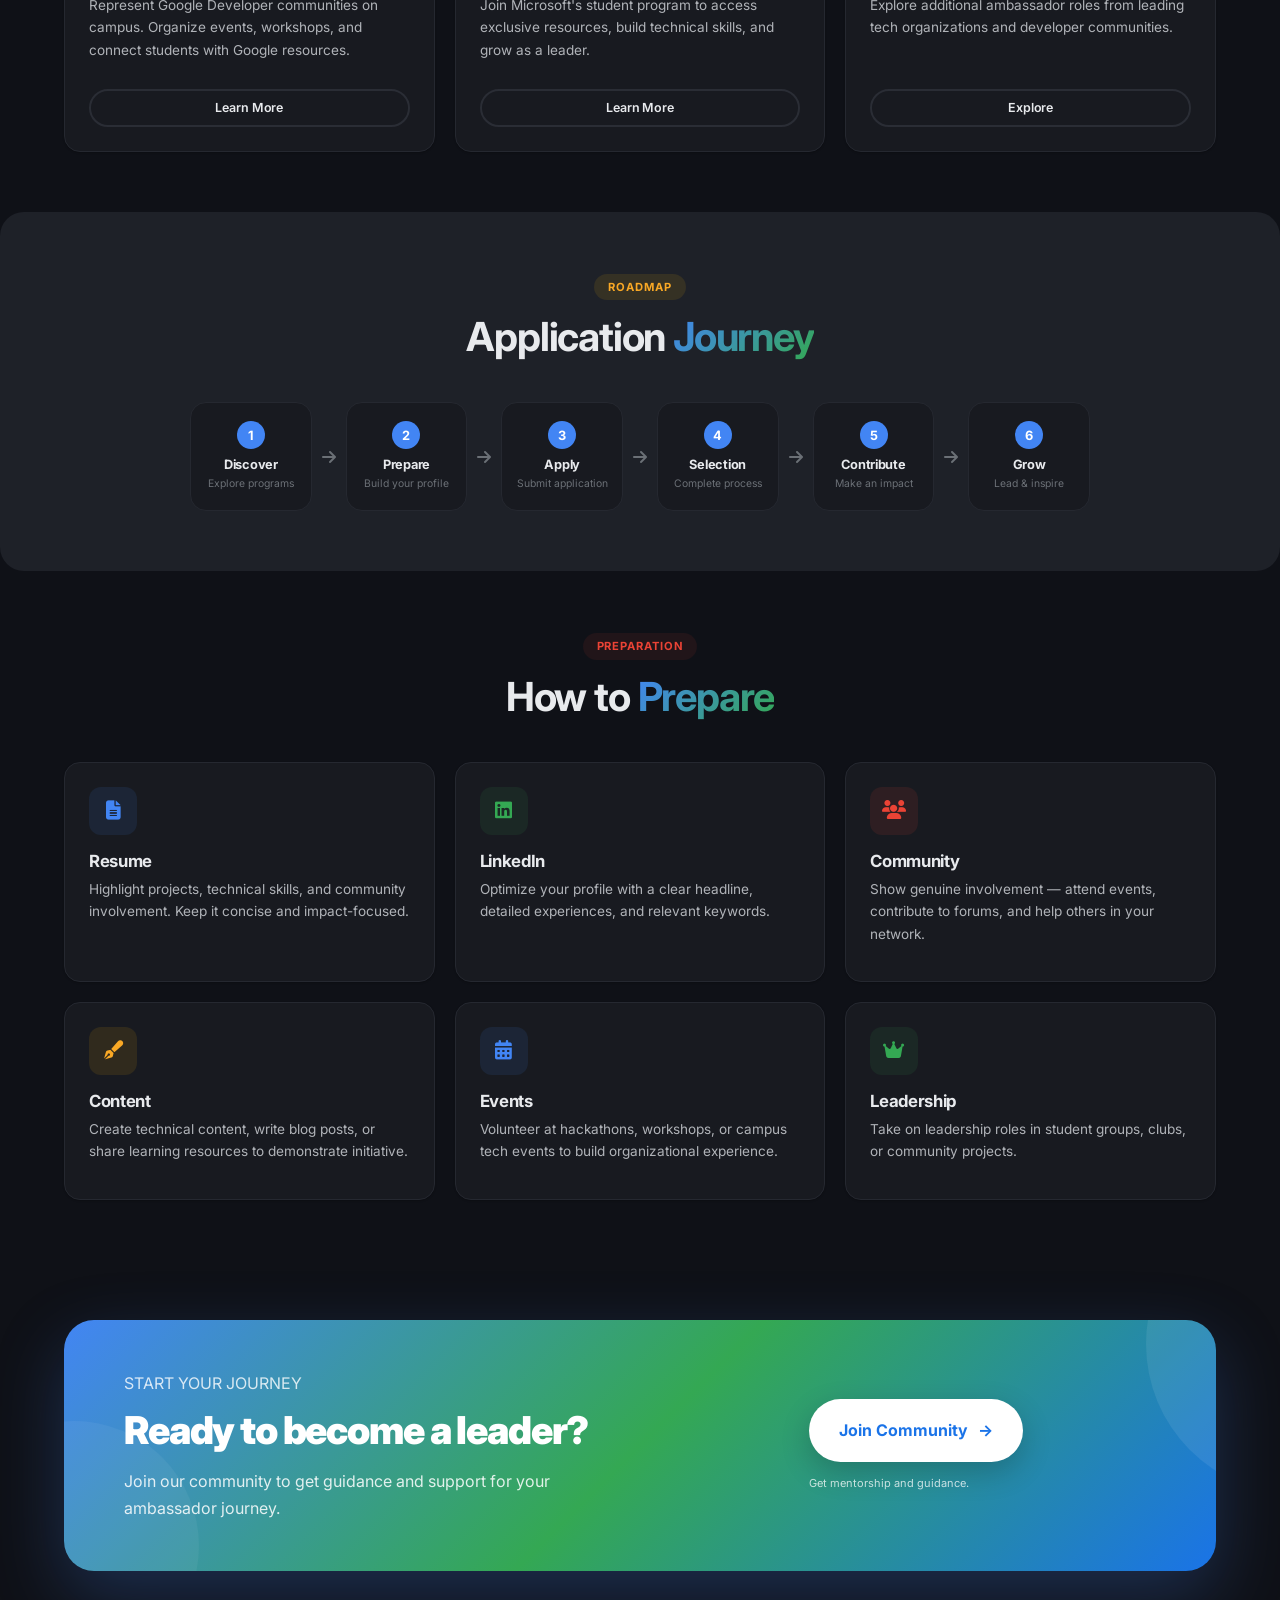
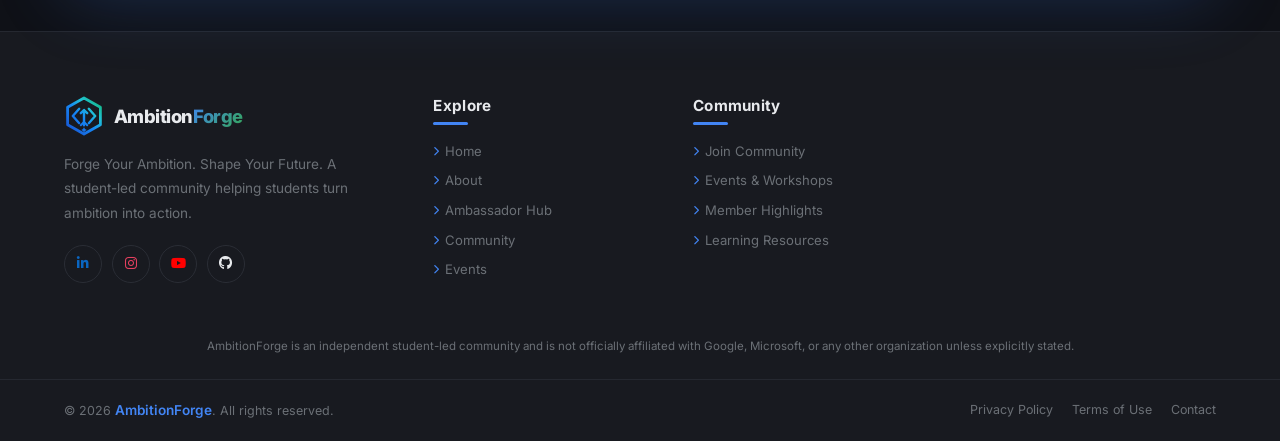
<file: ambassador.html>
<!DOCTYPE html>
<html lang="en" data-theme="dark">

<head>
    <meta charset="UTF-8">
    <meta name="viewport" content="width=device-width, initial-scale=1.0">

    <!-- SEO Meta Tags -->
    <title>Ambassador Hub | AmbitionForge</title>
    <meta name="description"
        content="Learn about student ambassador programs like Google Student Ambassador, Microsoft Learn Student Ambassador, and how to apply. Get guidance on eligibility, application process, and preparation.">
    <meta name="keywords"
        content="student ambassador, Google Student Ambassador, Microsoft Learn Student Ambassador, MLSA, leadership programs, student leadership, AmbitionForge">
    <meta name="author" content="AmbitionForge Community">
    <meta name="robots" content="index, follow">
    <meta name="theme-color" content="#4285F4">

    <!-- Open Graph -->
    <meta property="og:type" content="website">
    <meta property="og:title" content="Ambassador Hub | AmbitionForge">
    <meta property="og:description"
        content="Learn about student ambassador programs and how to become a leader in your community.">
    <meta property="og:image" content="assets/logo.svg">
    <meta property="og:url" content="https://ambitionforge.com/ambassador.html">
    <meta property="og:site_name" content="AmbitionForge">

    <!-- Twitter Card -->
    <meta name="twitter:card" content="summary_large_image">
    <meta name="twitter:title" content="Ambassador Hub | AmbitionForge">
    <meta name="twitter:description" content="Learn about student ambassador programs and how to become a leader.">
    <meta name="twitter:image" content="assets/logo.svg">

    <link rel="icon" type="image/svg+xml" href="assets/favicon.svg">
    <link rel="preconnect" href="https://fonts.googleapis.com">
    <link rel="preconnect" href="https://fonts.gstatic.com" crossorigin>
    <link href="https://fonts.googleapis.com/css2?family=Inter:wght@300;400;500;600;700;800;900&display=swap"
        rel="stylesheet">
    <link rel="stylesheet" href="https://cdnjs.cloudflare.com/ajax/libs/font-awesome/6.5.0/css/all.min.css">
    <link rel="stylesheet" href="style.css">
</head>

<body>
    <!-- Header - Without Opportunities Link -->
    <header class="header" id="header">
        <div class="header-inner">
            <a href="index.html" class="logo">
                <img src="assets/logo.svg" alt="AmbitionForge Logo">
                <span class="logo-text">
                    <span class="ambition">Ambition</span><span class="forge">Forge</span>
                </span>
            </a>
            <nav class="nav-desktop">
                <a href="index.html" class="nav-link">Home</a>
                <a href="about.html" class="nav-link">About</a>
                <a href="ambassador.html" class="nav-link active">Ambassador Hub</a>
                <a href="community.html" class="nav-link">Community</a>
                <a href="events.html" class="nav-link">Events</a>
            </nav>
            <div class="header-actions">
                <button class="theme-toggle" id="themeToggle" aria-label="Toggle theme">
                    <i class="fas fa-moon" id="themeIcon"></i>
                </button>
                <a href="community.html" class="btn btn-primary btn-sm">Join Community</a>
                <button class="hamburger" id="hamburger" aria-label="Toggle menu">
                    <span></span><span></span><span></span>
                </button>
            </div>
        </div>
    </header>

    <!-- Mobile Navigation -->
    <nav class="mobile-nav" id="mobileNav">
        <a href="index.html">Home</a>
        <a href="about.html">About</a>
        <a href="ambassador.html">Ambassador Hub</a>
        <a href="community.html">Community</a>
        <a href="events.html">Events</a>
        <button class="mobile-theme-toggle" id="mobileThemeToggle">
            <span id="mobileThemeText">Dark Mode</span>
            <i class="fas fa-moon" id="mobileThemeIcon"></i>
        </button>
        <a href="community.html" class="mobile-cta">Join Community</a>
    </nav>

    <!-- Main Content -->
    <main>
        <!-- Page Hero -->
        <div class="page-hero">
            <div class="container">
                <span class="section-tag yellow">Ambassador Hub</span>
                <h1>Become a Student <span class="accent">Ambassador</span></h1>
                <p class="section-subtitle">Represent leading tech communities, develop leadership skills, and make an
                    impact on your campus.</p>
            </div>
        </div>

        <!-- Disclaimer -->
        <div class="container text-center mb-16">
            <p style="font-size: 0.8rem; color: var(--text-muted); max-width: 600px; margin: 0 auto;">
                AmbitionForge is an independent community and is not officially affiliated with Google, Microsoft, or
                any other organization.
            </p>
        </div>

        <!-- What is a Student Ambassador -->
        <section class="section">
            <div class="container">
                <div class="section-header">
                    <h2 class="section-title">What is a <span class="accent">Student Ambassador?</span></h2>
                </div>
                <div class="card-grid"
                    style="grid-template-columns: repeat(auto-fit, minmax(280px, 1fr)); max-width: 900px; margin: 0 auto;">
                    <div class="card">
                        <div class="card-icon blue"><i class="fas fa-users"></i></div>
                        <h3>Community Builder</h3>
                        <p>Organize events, workshops, and connect students with valuable resources on campus.</p>
                    </div>
                    <div class="card">
                        <div class="card-icon green"><i class="fas fa-chalkboard-teacher"></i></div>
                        <h3>Tech Advocate</h3>
                        <p>Promote technology learning and help peers discover new tools and platforms.</p>
                    </div>
                    <div class="card">
                        <div class="card-icon red"><i class="fas fa-crown"></i></div>
                        <h3>Leader</h3>
                        <p>Develop leadership skills while representing a global tech community.</p>
                    </div>
                </div>
            </div>
        </section>

        <!-- Why Become an Ambassador -->
        <section class="section section-soft">
            <div class="container">
                <div class="section-header">
                    <span class="section-tag green">Benefits</span>
                    <h2 class="section-title">Why <span class="accent">Become One?</span></h2>
                </div>
                <div class="card-grid">
                    <div class="card">
                        <div class="card-icon blue"><i class="fas fa-network-wired"></i></div>
                        <h3>Network</h3>
                        <p>Connect with industry professionals and fellow ambassadors worldwide.</p>
                    </div>
                    <div class="card">
                        <div class="card-icon green"><i class="fas fa-certificate"></i></div>
                        <h3>Recognition</h3>
                        <p>Earn official certificates and badges from leading tech organizations.</p>
                    </div>
                    <!-- <div class="card">
                        <div class="card-icon red"><i class="fas fa-gift"></i></div>
                        <h3>Exclusive Access</h3>
                        <p>Get early access to resources, events, and opportunities.</p>
                    </div>-->
                    <div class="card">
                        <div class="card-icon yellow"><i class="fas fa-chart-line"></i></div>
                        <h3>Career Growth</h3>
                        <p>Strengthen your resume and stand out in job applications.</p>
                    </div>
                </div>
            </div>
        </section>

        <!-- Ambassador Programs -->
        <section class="section">
            <div class="container">
                <div class="section-header">
                    <span class="section-tag blue">Programs</span>
                    <h2 class="section-title">Popular <span class="accent">Programs</span></h2>
                </div>
                <div class="card-grid" style="grid-template-columns: repeat(auto-fit, minmax(300px, 1fr));">
                    <!-- Google Student Ambassador -->
                    <div class="card">
                        <div class="card-icon blue"><i class="fab fa-google"></i></div>
                        <h3>Google Student Ambassador</h3>
                        <p>Represent Google Developer communities on campus. Organize events, workshops, and connect
                            students with Google resources.</p>
                        <button class="btn btn-outline btn-sm mt-16" onclick="showAmbassadorDetails('google')">Learn
                            More</button>
                    </div>
                    <!-- Microsoft Learn Student Ambassador -->
                    <div class="card">
                        <div class="card-icon green"><i class="fab fa-microsoft"></i></div>
                        <h3>Microsoft Learn Student Ambassador</h3>
                        <p>Join Microsoft's student program to access exclusive resources, build technical skills, and
                            grow as a leader.</p>
                        <button class="btn btn-outline btn-sm mt-16" onclick="showAmbassadorDetails('microsoft')">Learn
                            More</button>
                    </div>
                    <!-- Other Programs -->
                    <div class="card">
                        <div class="card-icon red"><i class="fas fa-globe"></i></div>
                        <h3>Other Student Programs</h3>
                        <p>Explore additional ambassador roles from leading tech organizations and developer
                            communities.</p>
                        <button class="btn btn-outline btn-sm mt-16"
                            onclick="showAmbassadorDetails('other')">Explore</button>
                    </div>
                </div>
            </div>
        </section>

        <!-- Application Roadmap -->
        <section class="section section-soft">
            <div class="container">
                <div class="section-header">
                    <span class="section-tag yellow">Roadmap</span>
                    <h2 class="section-title">Application <span class="accent">Journey</span></h2>
                </div>
                <div class="roadmap">
                    <div class="roadmap-step">
                        <div class="step-num">1</div>
                        <h4>Discover</h4>
                        <p>Explore programs</p>
                    </div>
                    <div class="roadmap-arrow"><i class="fas fa-arrow-right"></i></div>
                    <div class="roadmap-step">
                        <div class="step-num">2</div>
                        <h4>Prepare</h4>
                        <p>Build your profile</p>
                    </div>
                    <div class="roadmap-arrow"><i class="fas fa-arrow-right"></i></div>
                    <div class="roadmap-step">
                        <div class="step-num">3</div>
                        <h4>Apply</h4>
                        <p>Submit application</p>
                    </div>
                    <div class="roadmap-arrow"><i class="fas fa-arrow-right"></i></div>
                    <div class="roadmap-step">
                        <div class="step-num">4</div>
                        <h4>Selection</h4>
                        <p>Complete process</p>
                    </div>
                    <div class="roadmap-arrow"><i class="fas fa-arrow-right"></i></div>
                    <div class="roadmap-step">
                        <div class="step-num">5</div>
                        <h4>Contribute</h4>
                        <p>Make an impact</p>
                    </div>
                    <div class="roadmap-arrow"><i class="fas fa-arrow-right"></i></div>
                    <div class="roadmap-step">
                        <div class="step-num">6</div>
                        <h4>Grow</h4>
                        <p>Lead & inspire</p>
                    </div>
                </div>
            </div>
        </section>

        <!-- Preparation Tips -->
        <section class="section">
            <div class="container">
                <div class="section-header">
                    <span class="section-tag red">Preparation</span>
                    <h2 class="section-title">How to <span class="accent">Prepare</span></h2>
                </div>
                <div class="card-grid">
                    <div class="card">
                        <div class="card-icon blue"><i class="fas fa-file-alt"></i></div>
                        <h3>Resume</h3>
                        <p>Highlight projects, technical skills, and community involvement. Keep it concise and
                            impact-focused.</p>
                    </div>
                    <div class="card">
                        <div class="card-icon green"><i class="fab fa-linkedin"></i></div>
                        <h3>LinkedIn</h3>
                        <p>Optimize your profile with a clear headline, detailed experiences, and relevant keywords.</p>
                    </div>
                    <div class="card">
                        <div class="card-icon red"><i class="fas fa-users"></i></div>
                        <h3>Community</h3>
                        <p>Show genuine involvement — attend events, contribute to forums, and help others in your
                            network.</p>
                    </div>
                    <div class="card">
                        <div class="card-icon yellow"><i class="fas fa-pen-fancy"></i></div>
                        <h3>Content</h3>
                        <p>Create technical content, write blog posts, or share learning resources to demonstrate
                            initiative.</p>
                    </div>
                    <div class="card">
                        <div class="card-icon blue"><i class="fas fa-calendar-alt"></i></div>
                        <h3>Events</h3>
                        <p>Volunteer at hackathons, workshops, or campus tech events to build organizational experience.
                        </p>
                    </div>
                    <div class="card">
                        <div class="card-icon green"><i class="fas fa-crown"></i></div>
                        <h3>Leadership</h3>
                        <p>Take on leadership roles in student groups, clubs, or community projects.</p>
                    </div>
                </div>
            </div>
        </section>

        <!-- Premium Join CTA -->
        <section class="section">
            <div class="container">
                <div class="premium-join-card">
                    <div class="premium-join-copy">
                        <span class="section-kicker" style="color: rgba(255,255,255,0.8);">START YOUR JOURNEY</span>
                        <h2>Ready to become a leader?</h2>
                        <p>Join our community to get guidance and support for your ambassador journey.</p>
                    </div>
                    <div class="premium-join-actions" style="position: relative; z-index: 1;">
                        <a href="community.html" class="premium-join-btn">
                            Join Community
                            <span class="arrow">→</span>
                        </a>
                        <div class="premium-join-note">Get mentorship and guidance.</div>
                    </div>
                </div>
            </div>
        </section>
    </main>

    <!-- Footer -->
    <footer class="footer">
        <div class="footer-top">
            <div class="footer-grid">
                <!-- Brand Section -->
                <div class="footer-logo">
                    <a href="index.html" class="logo">
                        <img src="assets/logo.svg" alt="AmbitionForge Logo">
                        <span class="logo-text">
                            <span class="ambition">Ambition</span><span class="forge">Forge</span>
                        </span>
                    </a>
                    <p class="footer-description">Forge Your Ambition. Shape Your Future. A student-led community
                        helping students turn ambition into action.</p>
                    <div class="footer-social">
                        <a href="#" class="footer-social-link linkedin" aria-label="LinkedIn" title="LinkedIn">
                            <i class="fab fa-linkedin-in"></i>
                        </a>
                        <a href="#" class="footer-social-link instagram" aria-label="Instagram" title="Instagram">
                            <i class="fab fa-instagram"></i>
                        </a>
                        <a href="#" class="footer-social-link youtube" aria-label="YouTube" title="YouTube">
                            <i class="fab fa-youtube"></i>
                        </a>
                        <a href="#" class="footer-social-link github" aria-label="GitHub" title="GitHub">
                            <i class="fab fa-github"></i>
                        </a>
                    </div>
                </div>

                <!-- Explore Links -->
                <div class="footer-links">
                    <h4>Explore</h4>
                    <ul>
                        <li><a href="index.html"><i class="fas fa-chevron-right"></i> Home</a></li>
                        <li><a href="about.html"><i class="fas fa-chevron-right"></i> About</a></li>
                        <li><a href="ambassador.html"><i class="fas fa-chevron-right"></i> Ambassador Hub</a></li>
                        <li><a href="community.html"><i class="fas fa-chevron-right"></i> Community</a></li>
                        <li><a href="events.html"><i class="fas fa-chevron-right"></i> Events</a></li>
                    </ul>
                </div>

                <!-- Community Links -->
                <div class="footer-links">
                    <h4>Community</h4>
                    <ul>
                        <li><a href="community.html"><i class="fas fa-chevron-right"></i> Join Community</a></li>
                        <li><a href="events.html"><i class="fas fa-chevron-right"></i> Events & Workshops</a></li>
                        <li><a href="community.html"><i class="fas fa-chevron-right"></i> Member Highlights</a></li>
                        <li><a href="community.html"><i class="fas fa-chevron-right"></i> Learning Resources</a></li>
                    </ul>
                </div>

                <!-- Contact Section 
                <div class="footer-contact">
                    <h4>Contact</h4>
                    <ul>
                        <li>
                            <i class="fas fa-envelope"></i>
                            <span>kuldeepyaduvanshi281@gmail.com</span>
                        </li>
                        <li>
                            <i class="fas fa-map-marker-alt"></i>
                            <span>Student Community, India</span>
                        </li>
                        <li>
                            <i class="fas fa-globe"></i>
                            <span>ambitionforge.com</span>
                        </li>
                    </ul>
                </div> -->
            </div>
        </div>

        <!-- Disclaimer -->
        <div class="footer-disclaimer">
            AmbitionForge is an independent student-led community and is not officially affiliated with Google,
            Microsoft, or any other organization unless explicitly stated.
        </div>

        <!-- Bottom Bar -->
        <div class="footer-bottom">
            <div class="footer-bottom-content">
                <span class="copyright">&copy; 2026 <span class="footer-brand-name">AmbitionForge</span>. All rights
                    reserved.</span>
                <div class="footer-bottom-links">
                    <a href="#">Privacy Policy</a>
                    <a href="#">Terms of Use</a>
                    <a href="community.html">Contact</a>
                </div>
            </div>
        </div>
    </footer>
    <!-- Back to Top -->
    <button class="back-to-top" id="backToTop" aria-label="Back to top">
        <i class="fas fa-arrow-up"></i>
    </button>

    <!-- Toast Container -->
    <div class="toast-container" id="toastContainer" aria-live="polite"></div>

    <!-- Modal Container -->
    <div class="modal-overlay" id="modalOverlay" role="dialog" aria-modal="true">
        <div class="modal" id="modalContent">
            <button class="modal-close" id="modalClose" aria-label="Close modal">
                <i class="fas fa-times"></i>
            </button>
            <div id="modalBody"></div>
        </div>
    </div>

    <!-- Pehle events-data.js load karo -->
    <script src="events-data.js"></script>
    <!-- Phir script.js load karo -->
    <script src="script.js"></script>
    <script>
        // Ambassador details modal function
        window.showAmbassadorDetails = function (program) {
            const details = {
                google: {
                    title: 'Google Student Ambassador',
                    content: `
                        <p><strong>About:</strong> Represent Google Developer communities on your campus. Organize events, facilitate workshops, and connect students with Google technologies.</p>
                        <p><strong>Eligibility:</strong> Currently enrolled university student, passionate about technology and community building.</p>
                        <p><strong>How to Apply:</strong> Check the Google Developer Student Clubs website for application cycles. Typically requires an online application and short essays.</p>
                        <p><strong>Selection Process:</strong> Applications are reviewed based on leadership potential, technical interest, and community involvement.</p>
                        <p><strong>Preparation Tips:</strong> Build your online presence, participate in community events, and showcase your technical projects.</p>
                    `
                },
                microsoft: {
                    title: 'Microsoft Learn Student Ambassador',
                    content: `
                        <p><strong>About:</strong> Join Microsoft's student program to access exclusive resources, build technical skills, and grow as a leader.</p>
                        <p><strong>Eligibility:</strong> Currently enrolled student (18+), passionate about technology and helping others learn.</p>
                        <p><strong>How to Apply:</strong> Apply through the Microsoft Learn Student Ambassador portal with a written application and sometimes a video interview.</p>
                        <p><strong>Selection Process:</strong> Based on passion for technology, communication skills, and willingness to contribute.</p>
                        <p><strong>Preparation Tips:</strong> Complete Microsoft Learn modules, create technical content, and engage with the community.</p>
                    `
                },
                other: {
                    title: 'Other Student Ambassador Programs',
                    content: `
                        <p><strong>Explore Additional Programs:</strong> Many organizations offer student ambassador roles including:</p>
                        <p>• Developer Student Clubs (DSC)</p>
                        <p>• GitHub Campus Expert</p>
                        <p>• AWS Educate Student Ambassador</p>
                        <p>• Intel Student Ambassador</p>
                        <p>• Postman Student Leader</p>
                        <p><strong>General Tips:</strong> Research programs that align with your interests, build your portfolio, and network with current ambassadors.</p>
                    `
                }
            };
            openModal(details[program].title, details[program].content);
        };
    </script>
</body>

</html>
</file>
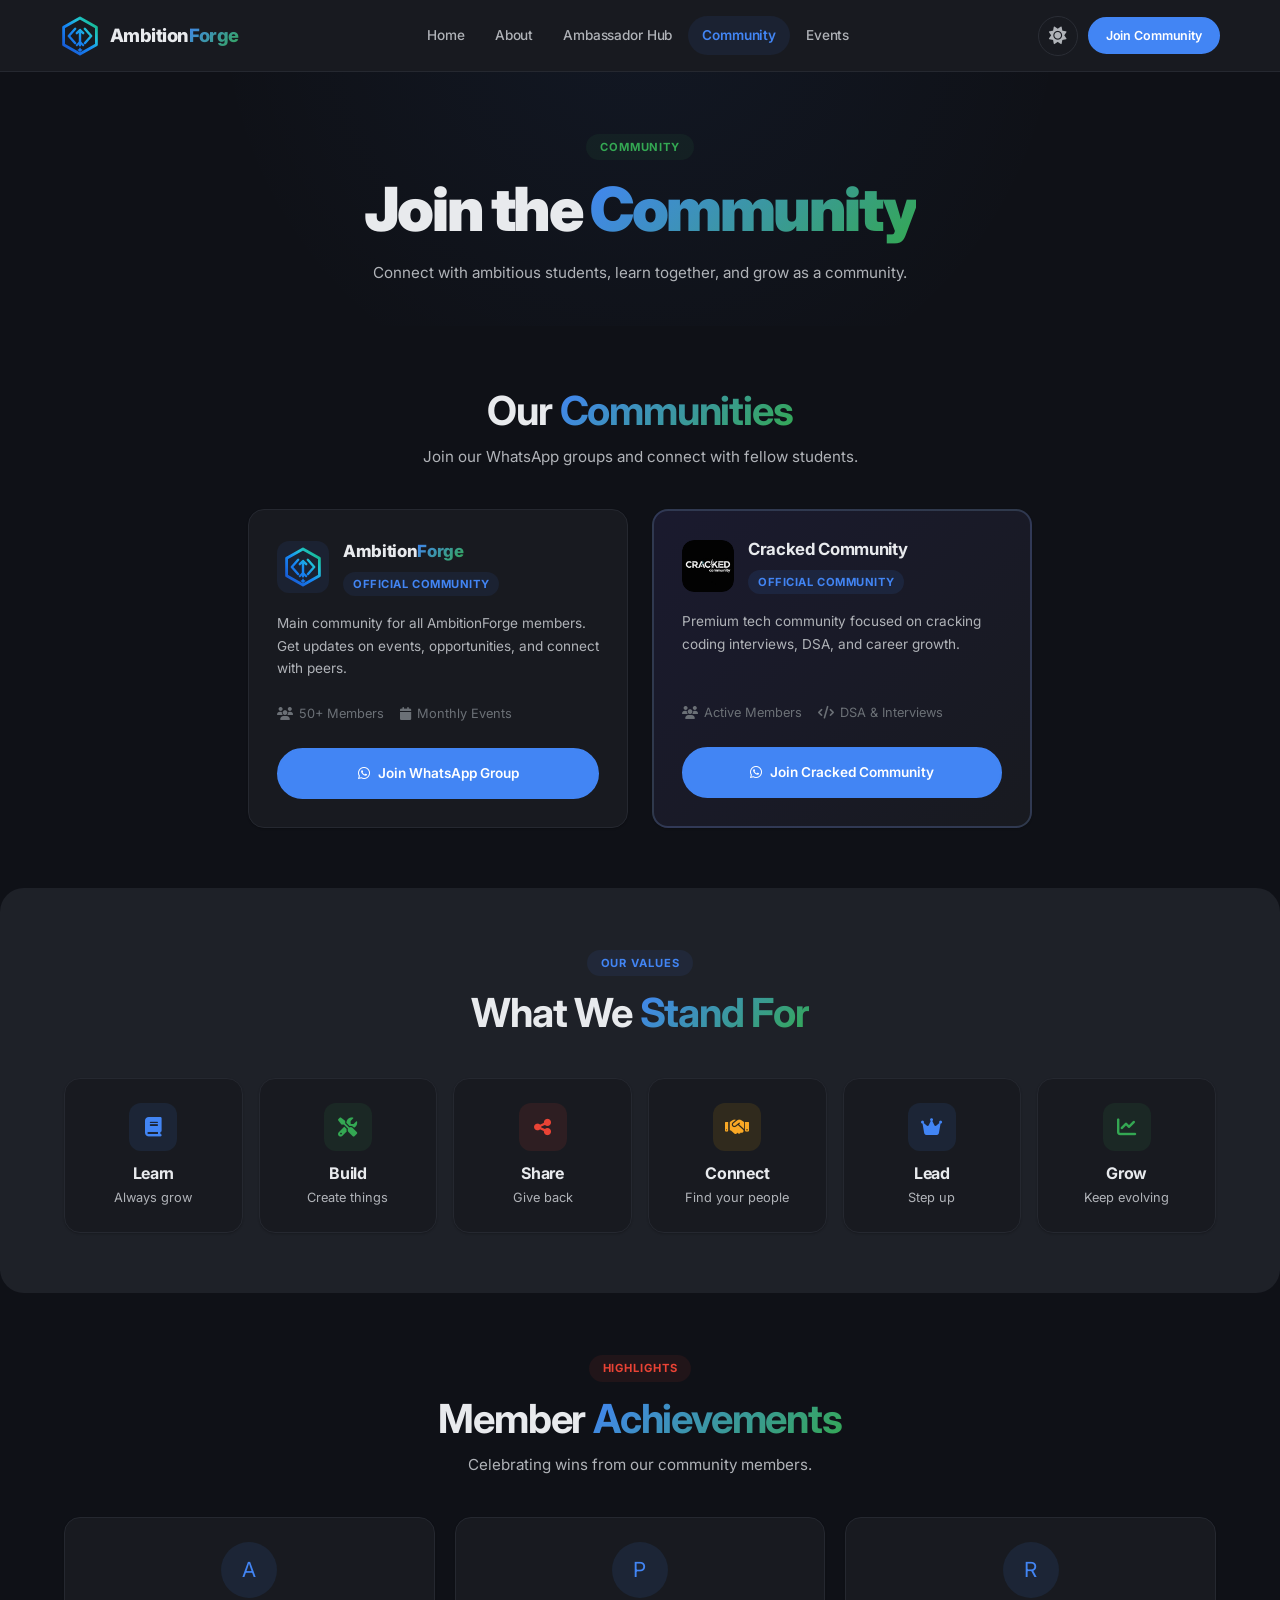
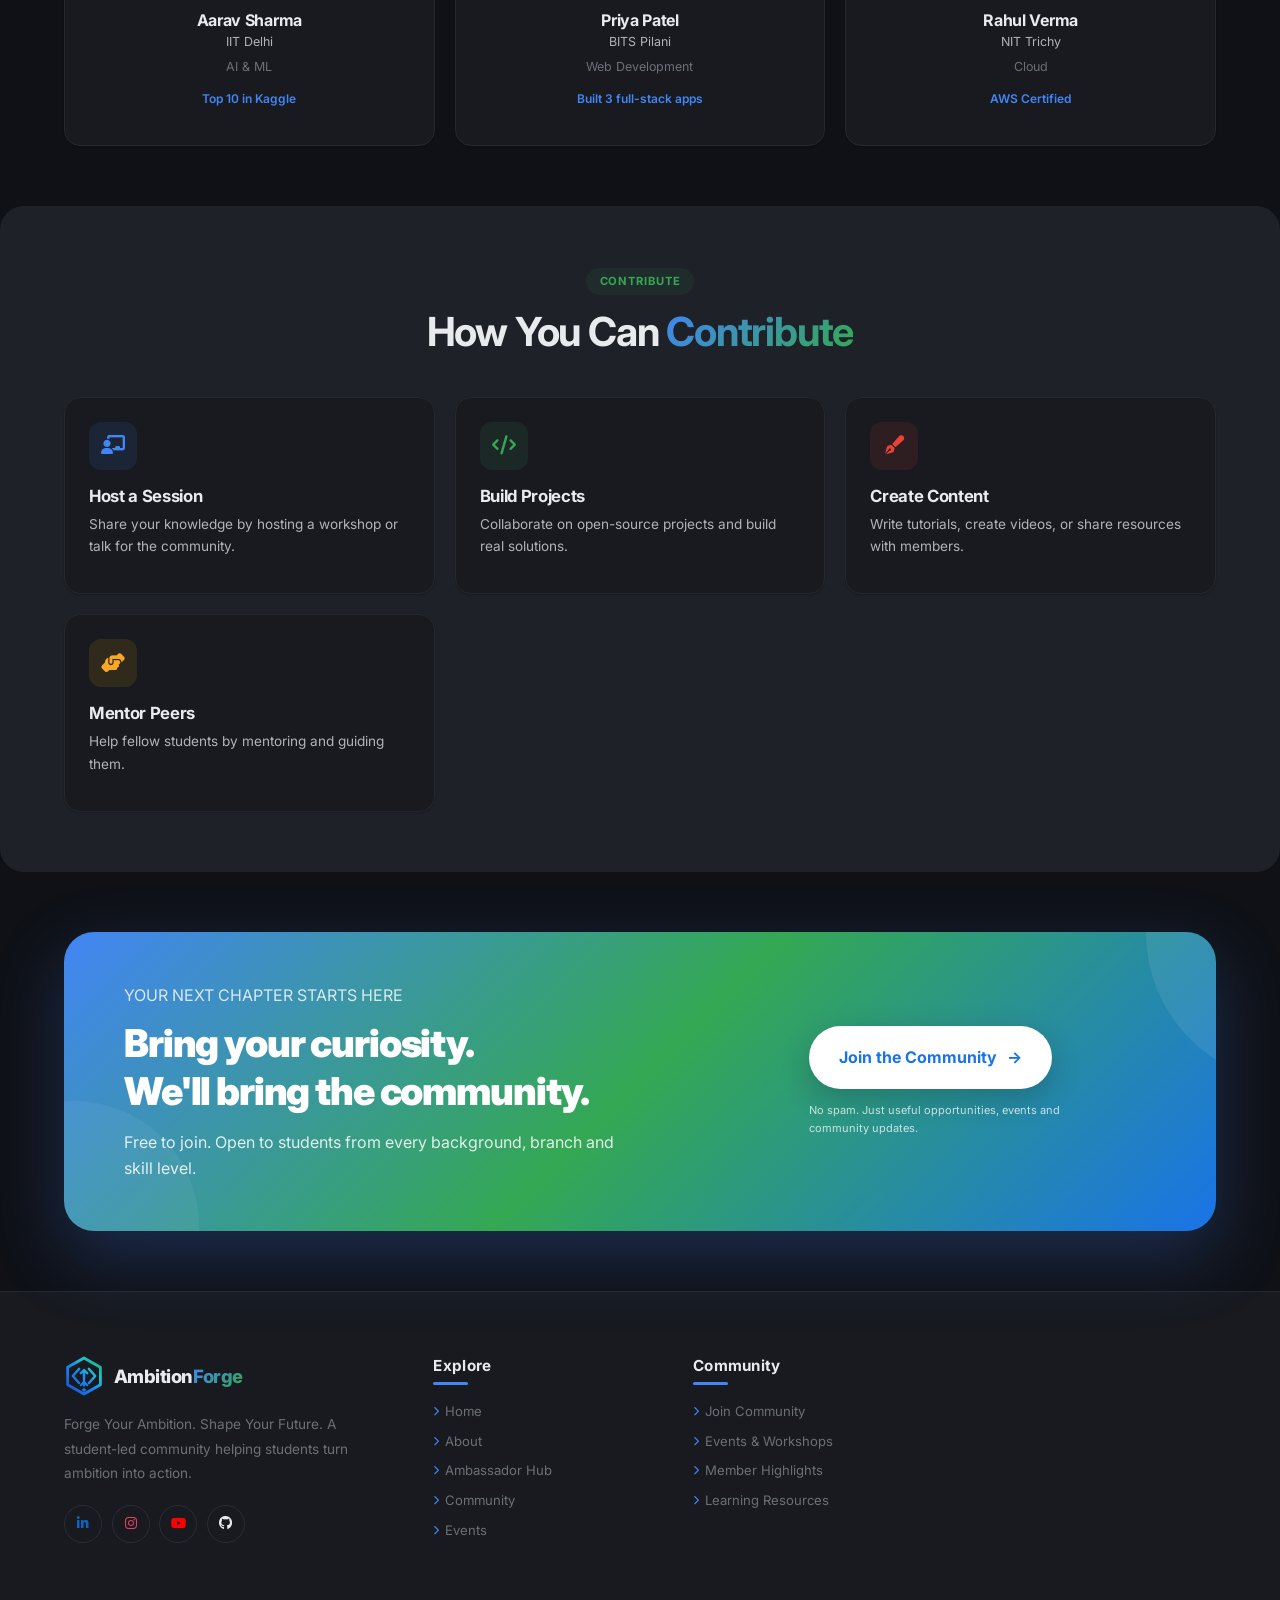
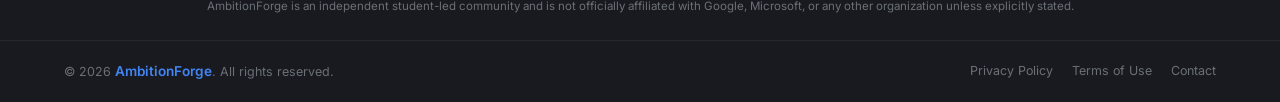
<file: community.html>
<!DOCTYPE html>
<html lang="en" data-theme="dark">

<head>
    <meta charset="UTF-8">
    <meta name="viewport" content="width=device-width, initial-scale=1.0">

    <!-- SEO Meta Tags -->
    <title>Community | AmbitionForge</title>
    <meta name="description"
        content="Join the AmbitionForge community - connect with ambitious students, participate in events, and grow together through WhatsApp groups and community activities.">
    <meta name="keywords"
        content="student community, WhatsApp group, networking, peer learning, student mentorship, AmbitionForge community">
    <meta name="author" content="AmbitionForge Community">
    <meta name="robots" content="index, follow">
    <meta name="theme-color" content="#4285F4">

    <!-- Open Graph -->
    <meta property="og:type" content="website">
    <meta property="og:title" content="Community | AmbitionForge">
    <meta property="og:description"
        content="Join the AmbitionForge community - connect with ambitious students and grow together.">
    <meta property="og:image" content="assets/logo.svg">
    <meta property="og:url" content="https://ambitionforge.com/community.html">
    <meta property="og:site_name" content="AmbitionForge">

    <!-- Twitter Card -->
    <meta name="twitter:card" content="summary_large_image">
    <meta name="twitter:title" content="Community | AmbitionForge">
    <meta name="twitter:description"
        content="Join the AmbitionForge community - connect with ambitious students and grow together.">
    <meta name="twitter:image" content="assets/logo.svg">

    <link rel="icon" type="image/svg+xml" href="assets/favicon.svg">
    <link rel="preconnect" href="https://fonts.googleapis.com">
    <link rel="preconnect" href="https://fonts.gstatic.com" crossorigin>
    <link href="https://fonts.googleapis.com/css2?family=Inter:wght@300;400;500;600;700;800;900&display=swap"
        rel="stylesheet">
    <link rel="stylesheet" href="https://cdnjs.cloudflare.com/ajax/libs/font-awesome/6.5.0/css/all.min.css">
    <link rel="stylesheet" href="style.css">
</head>

<body>
    <!-- Header -->
    <header class="header" id="header">
        <div class="header-inner">
            <a href="index.html" class="logo">
                <img src="assets/logo.svg" alt="AmbitionForge Logo">
                <span class="logo-text">
                    <span class="ambition">Ambition</span><span class="forge">Forge</span>
                </span>
            </a>
            <nav class="nav-desktop">
                <a href="index.html" class="nav-link">Home</a>
                <a href="about.html" class="nav-link">About</a>
                <a href="ambassador.html" class="nav-link">Ambassador Hub</a>
                <a href="community.html" class="nav-link active">Community</a>
                <a href="events.html" class="nav-link">Events</a>
            </nav>
            <div class="header-actions">
                <button class="theme-toggle" id="themeToggle" aria-label="Toggle theme">
                    <i class="fas fa-moon" id="themeIcon"></i>
                </button>
                <a href="community.html" class="btn btn-primary btn-sm">Join Community</a>
                <button class="hamburger" id="hamburger" aria-label="Toggle menu">
                    <span></span><span></span><span></span>
                </button>
            </div>
        </div>
    </header>

    <!-- Mobile Navigation -->
    <nav class="mobile-nav" id="mobileNav">
        <a href="index.html">Home</a>
        <a href="about.html">About</a>
        <a href="ambassador.html">Ambassador Hub</a>
        <a href="community.html">Community</a>
        <a href="events.html">Events</a>
        <button class="mobile-theme-toggle" id="mobileThemeToggle">
            <span id="mobileThemeText">Dark Mode</span>
            <i class="fas fa-moon" id="mobileThemeIcon"></i>
        </button>
        <a href="community.html" class="mobile-cta">Join Community</a>
    </nav>

    <!-- Main Content -->
    <main>
        <!-- Page Hero -->
        <div class="page-hero">
            <div class="container">
                <span class="section-tag green">Community</span>
                <h1>Join the <span class="accent">Community</span></h1>
                <p class="section-subtitle">Connect with ambitious students, learn together, and grow as a community.
                </p>
            </div>
        </div>

        <!-- Community Groups Section -->
        <section class="section">
            <div class="container">
                <div class="section-header">
                    <h2 class="section-title">Our <span class="accent">Communities</span></h2>
                    <p class="section-subtitle">Join our WhatsApp groups and connect with fellow students.</p>
                </div>
                <div class="community-grid">
                    <!-- AmbitionForge Community Card -->
                    <div class="card community-card">
                        <div class="community-card-header">
                            <div class="af-logo-container">
                                <img src="assets/logo.svg" alt="AmbitionForge Logo">
                            </div>
                            <div>
                                <h3 class="af-gradient-text">
                                    <span class="ambition">Ambition</span><span class="forge">Forge</span>
                                </h3>
                                <span class="community-type af-type">Official Community</span>
                            </div>
                        </div>
                        <p>Main community for all AmbitionForge members. Get updates on events, opportunities, and
                            connect with peers.</p>
                        <div class="community-meta">
                            <span><i class="fas fa-users"></i> 50+ Members</span>
                            <span><i class="fas fa-calendar"></i> Monthly Events</span>
                        </div>
                        <a href="https://chat.whatsapp.com/Gbq8wkcldnDF4Aa3u8tHDt?s=cl&p=a&mlu=4"
                            class="community-join-btn" target="_blank">
                            <i class="fab fa-whatsapp"></i> Join WhatsApp Group
                        </a>
                    </div>

                    <!-- Cracked Community Card -->
                    <div class="card community-card cracked-card">
                        <div class="community-card-header">
                            <div class="cracked-logo-container">
                                <img src="assets/cracked.png" alt="Cracked Community Logo">
                            </div>
                            <div>
                                <h3>Cracked Community</h3>
                                <span class="community-type cracked-type">Official Community</span>
                            </div>
                        </div>
                        <p>Premium tech community focused on cracking coding interviews, DSA, and career growth.</p>
                        <div class="community-meta">
                            <span><i class="fas fa-users"></i> Active Members</span>
                            <span><i class="fas fa-code"></i> DSA & Interviews</span>
                        </div>
                        <a href="https://chat.whatsapp.com/GUzd9aSDewzIb3hL458Cz3" class="community-join-btn"
                            target="_blank">
                            <i class="fab fa-whatsapp"></i> Join Cracked Community
                        </a>
                    </div>
                </div>
            </div>
        </section>

        <!-- Community Values -->
        <section class="section section-soft">
            <div class="container">
                <div class="section-header">
                    <span class="section-tag blue">Our Values</span>
                    <h2 class="section-title">What We <span class="accent">Stand For</span></h2>
                </div>
                <div class="values-grid">
                    <div class="card value-card">
                        <div class="card-icon blue"><i class="fas fa-book"></i></div>
                        <h3>Learn</h3>
                        <p>Always grow</p>
                    </div>
                    <div class="card value-card">
                        <div class="card-icon green"><i class="fas fa-tools"></i></div>
                        <h3>Build</h3>
                        <p>Create things</p>
                    </div>
                    <div class="card value-card">
                        <div class="card-icon red"><i class="fas fa-share-alt"></i></div>
                        <h3>Share</h3>
                        <p>Give back</p>
                    </div>
                    <div class="card value-card">
                        <div class="card-icon yellow"><i class="fas fa-handshake"></i></div>
                        <h3>Connect</h3>
                        <p>Find your people</p>
                    </div>
                    <div class="card value-card">
                        <div class="card-icon blue"><i class="fas fa-crown"></i></div>
                        <h3>Lead</h3>
                        <p>Step up</p>
                    </div>
                    <div class="card value-card">
                        <div class="card-icon green"><i class="fas fa-chart-line"></i></div>
                        <h3>Grow</h3>
                        <p>Keep evolving</p>
                    </div>
                </div>
            </div>
        </section>

        <!-- Member Highlights -->
        <section class="section">
            <div class="container">
                <div class="section-header">
                    <span class="section-tag red">Highlights</span>
                    <h2 class="section-title">Member <span class="accent">Achievements</span></h2>
                    <p class="section-subtitle">Celebrating wins from our community members.</p>
                </div>
                <div id="communityMembers" class="card-grid">
                    <!-- Members yahan JavaScript se render honge -->
                </div>
            </div>
        </section>

        <!-- How to Contribute -->
        <section class="section section-soft">
            <div class="container">
                <div class="section-header">
                    <span class="section-tag green">Contribute</span>
                    <h2 class="section-title">How You Can <span class="accent">Contribute</span></h2>
                </div>
                <div class="card-grid">
                    <div class="card">
                        <div class="card-icon blue"><i class="fas fa-chalkboard-teacher"></i></div>
                        <h3>Host a Session</h3>
                        <p>Share your knowledge by hosting a workshop or talk for the community.</p>
                    </div>
                    <div class="card">
                        <div class="card-icon green"><i class="fas fa-code"></i></div>
                        <h3>Build Projects</h3>
                        <p>Collaborate on open-source projects and build real solutions.</p>
                    </div>
                    <div class="card">
                        <div class="card-icon red"><i class="fas fa-pen-fancy"></i></div>
                        <h3>Create Content</h3>
                        <p>Write tutorials, create videos, or share resources with members.</p>
                    </div>
                    <div class="card">
                        <div class="card-icon yellow"><i class="fas fa-hands-helping"></i></div>
                        <h3>Mentor Peers</h3>
                        <p>Help fellow students by mentoring and guiding them.</p>
                    </div>
                </div>
            </div>
        </section>

        <!-- Premium Join CTA -->
        <section class="section">
            <div class="container">
                <div class="premium-join-card">
                    <div class="premium-join-copy">
                        <span class="section-kicker" style="color: rgba(255,255,255,0.8);">YOUR NEXT CHAPTER STARTS
                            HERE</span>
                        <h2>Bring your curiosity.<br>We'll bring the community.</h2>
                        <p>Free to join. Open to students from every background, branch and skill level.</p>
                    </div>
                    <div class="premium-join-actions" style="position: relative; z-index: 1;">
                        <a href="https://chat.whatsapp.com/Gbq8wkcldnDF4Aa3u8tHDt?s=cl&p=a&mlu=4" class="premium-join-btn" target="_blank">
                            Join the Community
                            <span class="arrow">→</span>
                        </a>
                        <div class="premium-join-note">No spam. Just useful opportunities, events and community updates.
                        </div>
                    </div>
                </div>
            </div>
        </section>
    </main>

    <!-- Footer -->
    <footer class="footer">
        <div class="footer-top">
            <div class="footer-grid">
                <!-- Brand Section -->
                <div class="footer-logo">
                    <a href="index.html" class="logo">
                        <img src="assets/logo.svg" alt="AmbitionForge Logo">
                        <span class="logo-text">
                            <span class="ambition">Ambition</span><span class="forge">Forge</span>
                        </span>
                    </a>
                    <p class="footer-description">Forge Your Ambition. Shape Your Future. A student-led community
                        helping students turn ambition into action.</p>
                    <div class="footer-social">
                        <a href="#" class="footer-social-link linkedin" aria-label="LinkedIn" title="LinkedIn">
                            <i class="fab fa-linkedin-in"></i>
                        </a>
                        <a href="#" class="footer-social-link instagram" aria-label="Instagram" title="Instagram">
                            <i class="fab fa-instagram"></i>
                        </a>
                        <a href="#" class="footer-social-link youtube" aria-label="YouTube" title="YouTube">
                            <i class="fab fa-youtube"></i>
                        </a>
                        <a href="#" class="footer-social-link github" aria-label="GitHub" title="GitHub">
                            <i class="fab fa-github"></i>
                        </a>
                    </div>
                </div>

                <!-- Explore Links -->
                <div class="footer-links">
                    <h4>Explore</h4>
                    <ul>
                        <li><a href="index.html"><i class="fas fa-chevron-right"></i> Home</a></li>
                        <li><a href="about.html"><i class="fas fa-chevron-right"></i> About</a></li>
                        <li><a href="ambassador.html"><i class="fas fa-chevron-right"></i> Ambassador Hub</a></li>
                        <li><a href="community.html"><i class="fas fa-chevron-right"></i> Community</a></li>
                        <li><a href="events.html"><i class="fas fa-chevron-right"></i> Events</a></li>
                    </ul>
                </div>

                <!-- Community Links -->
                <div class="footer-links">
                    <h4>Community</h4>
                    <ul>
                        <li><a href="community.html"><i class="fas fa-chevron-right"></i> Join Community</a></li>
                        <li><a href="events.html"><i class="fas fa-chevron-right"></i> Events & Workshops</a></li>
                        <li><a href="community.html"><i class="fas fa-chevron-right"></i> Member Highlights</a></li>
                        <li><a href="community.html"><i class="fas fa-chevron-right"></i> Learning Resources</a></li>
                    </ul>
                </div>

                <!-- Contact Section
                <div class="footer-contact">
                    <h4>Contact</h4>
                    <ul>
                        <li>
                            <i class="fas fa-envelope"></i>
                            <span>kuldeepyaduvanshi281@gmail.com</span>
                        </li>
                        <li>
                            <i class="fas fa-map-marker-alt"></i>
                            <span>Student Community, India</span>
                        </li>
                        <li>
                            <i class="fas fa-globe"></i>
                            <span>ambitionforge.com</span>
                        </li>
                    </ul>
                </div> -->
            </div>
        </div>

        <!-- Disclaimer -->
        <div class="footer-disclaimer">
            AmbitionForge is an independent student-led community and is not officially affiliated with Google,
            Microsoft, or any other organization unless explicitly stated.
        </div>

        <!-- Bottom Bar -->
        <div class="footer-bottom">
            <div class="footer-bottom-content">
                <span class="copyright">&copy; 2026 <span class="footer-brand-name">AmbitionForge</span>. All rights
                    reserved.</span>
                <div class="footer-bottom-links">
                    <a href="#">Privacy Policy</a>
                    <a href="#">Terms of Use</a>
                    <a href="community.html">Contact</a>
                </div>
            </div>
        </div>
    </footer>

    <!-- Back to Top -->
    <button class="back-to-top" id="backToTop" aria-label="Back to top">
        <i class="fas fa-arrow-up"></i>
    </button>

    <!-- Toast Container -->
    <div class="toast-container" id="toastContainer" aria-live="polite"></div>

    <!-- Modal Container -->
    <div class="modal-overlay" id="modalOverlay" role="dialog" aria-modal="true">
        <div class="modal" id="modalContent">
            <button class="modal-close" id="modalClose" aria-label="Close modal">
                <i class="fas fa-times"></i>
            </button>
            <div id="modalBody"></div>
        </div>
    </div>

    <!-- Pehle events-data.js load karo -->
    <script src="events-data.js"></script>
    <!-- Phir script.js load karo -->
    <script src="script.js"></script>
</body>

</html>
</file>
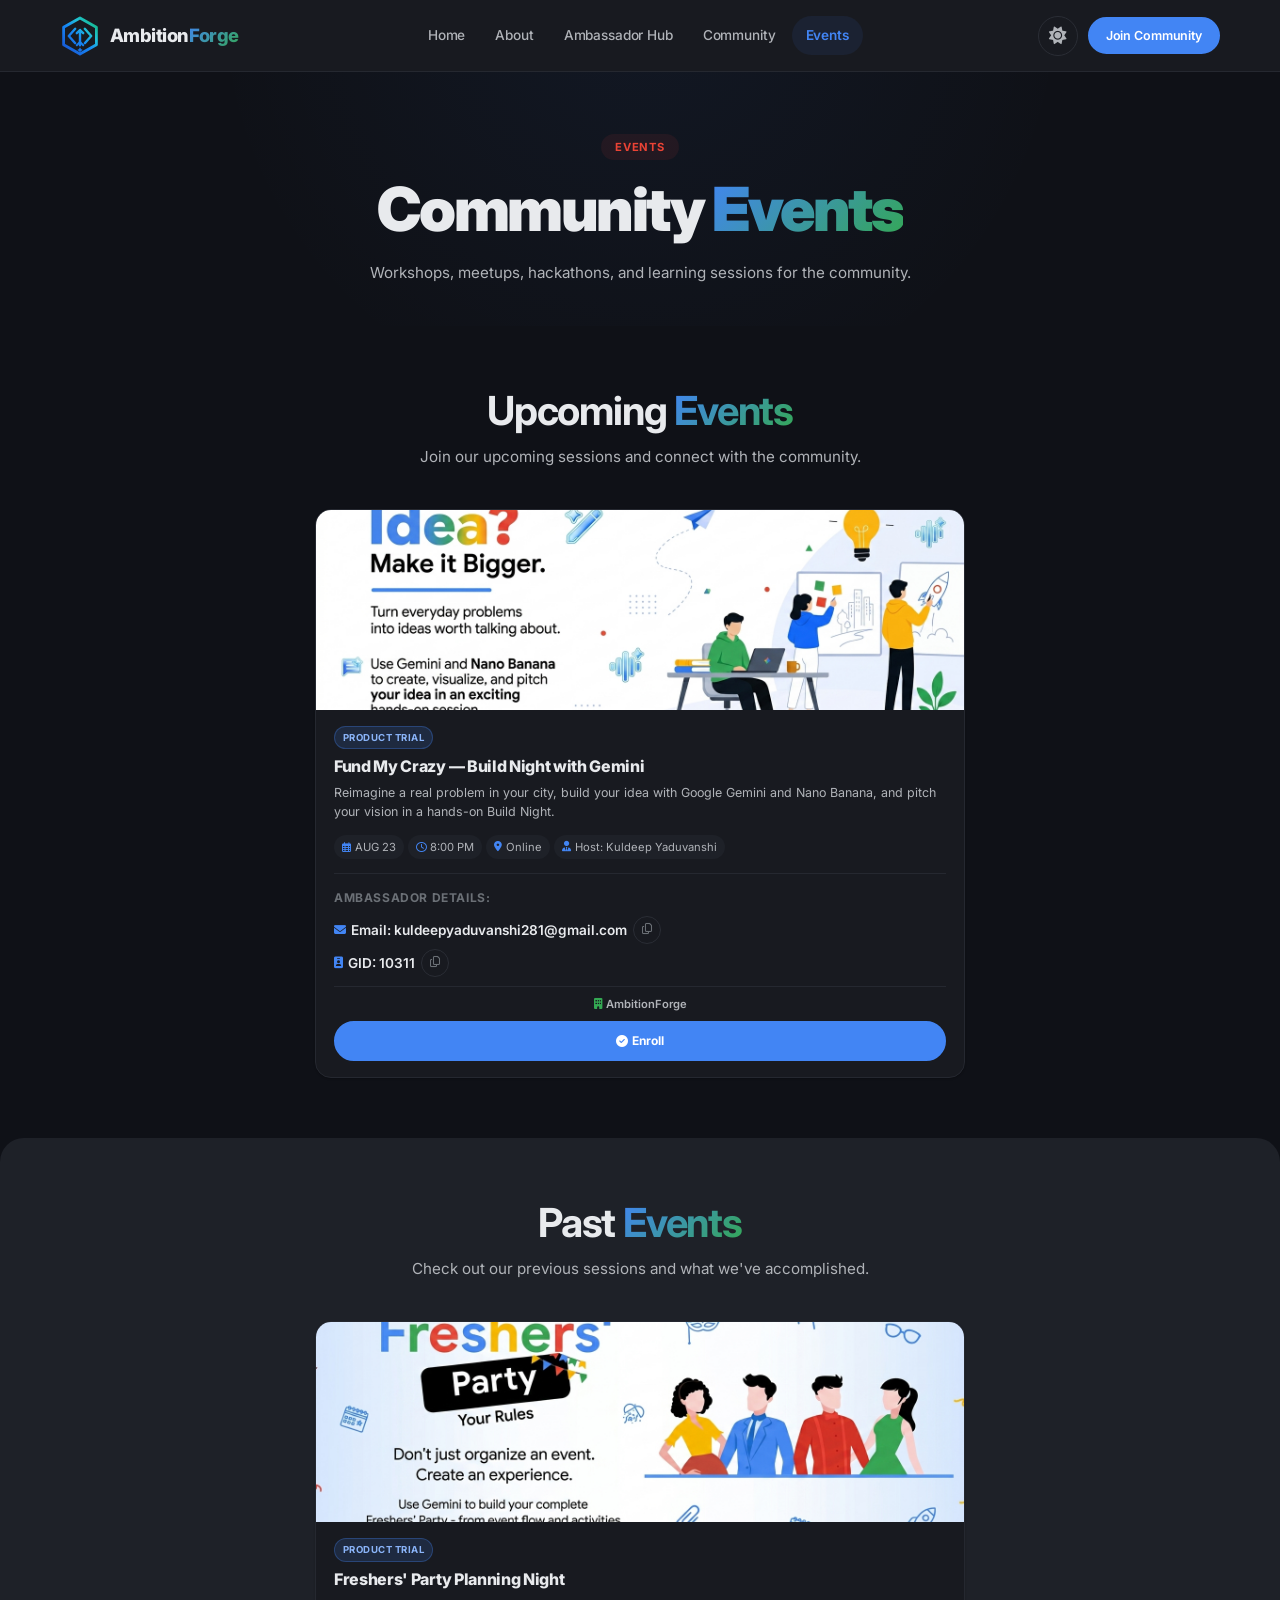
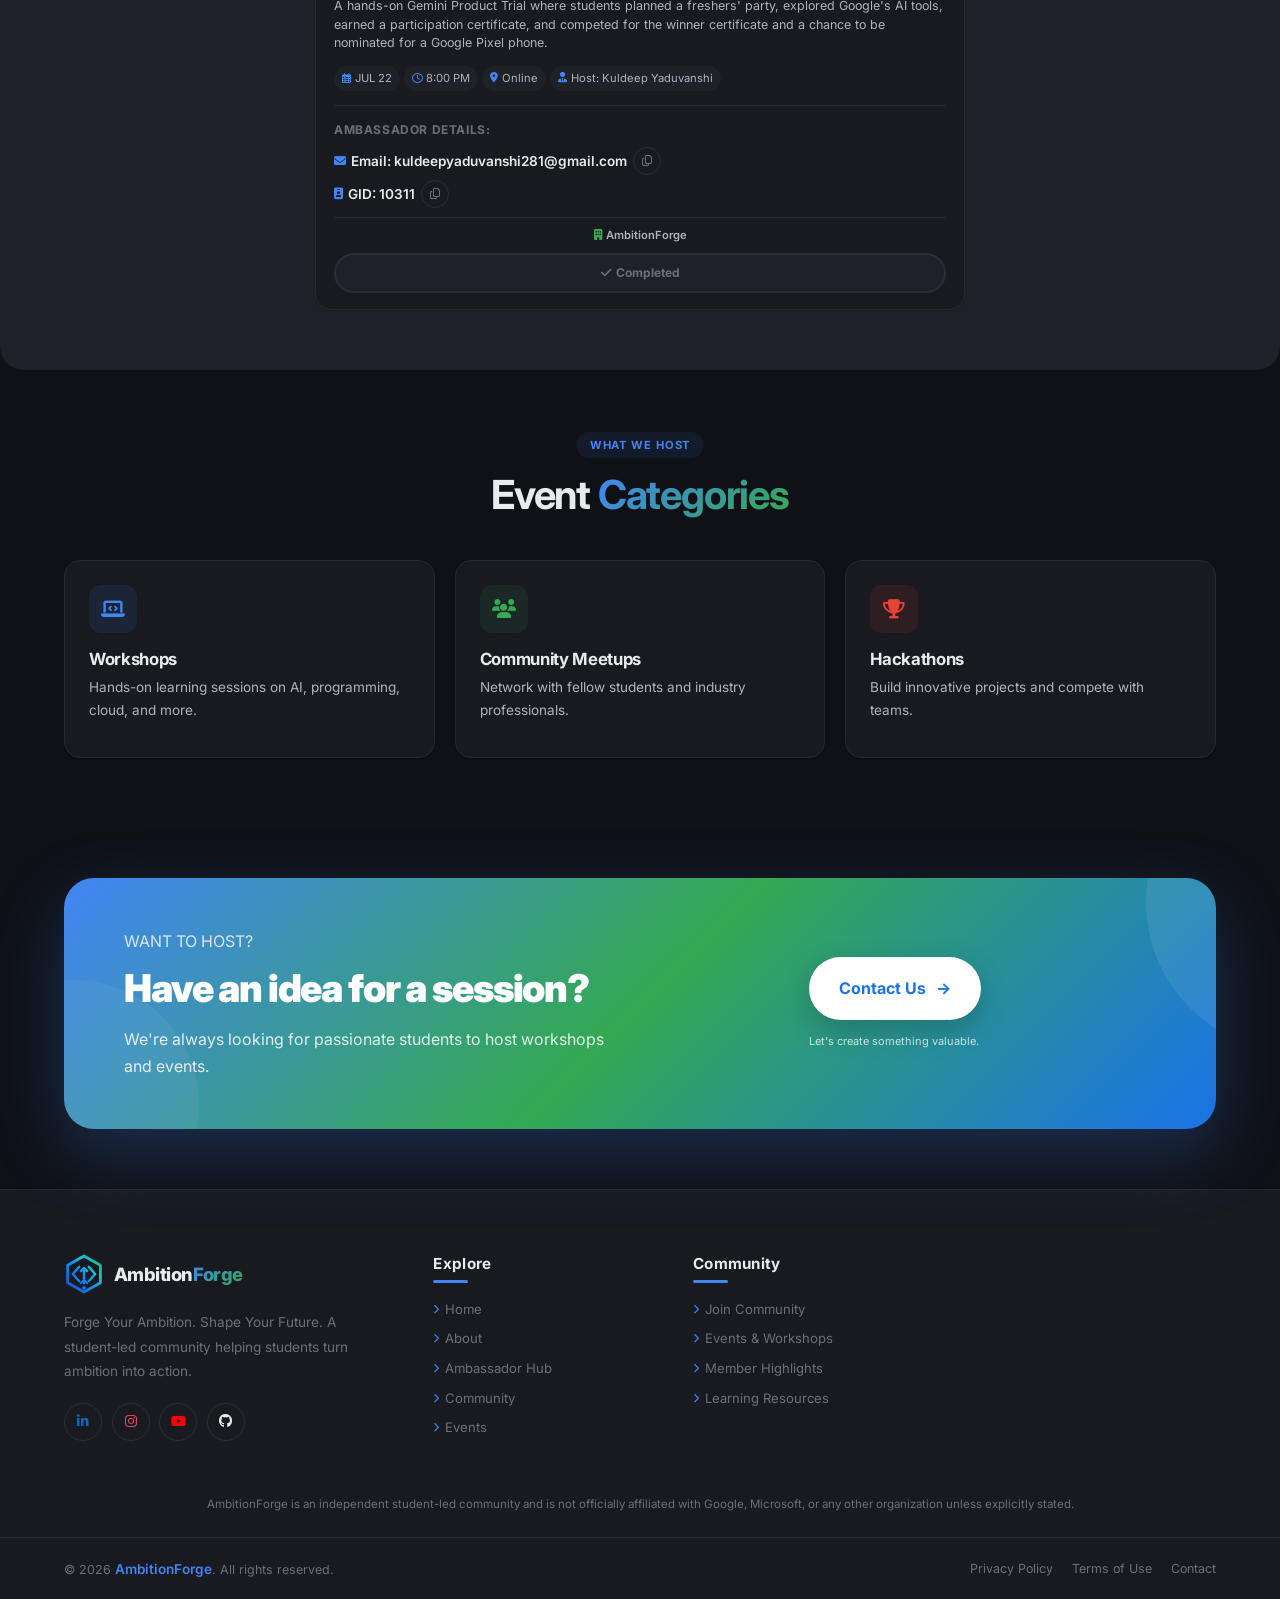
<file: events.html>
<!DOCTYPE html>
<html lang="en" data-theme="dark">

<head>
    <meta charset="UTF-8">
    <meta name="viewport" content="width=device-width, initial-scale=1.0">

    <!-- SEO Meta Tags -->
    <title>Events | AmbitionForge</title>
    <meta name="description"
        content="Upcoming events, workshops, community meetups, and hackathons by AmbitionForge. Join our sessions and connect with the community.">
    <meta name="keywords"
        content="student events, workshops, hackathons, tech meetups, community events, AmbitionForge events">
    <meta name="author" content="AmbitionForge Community">
    <meta name="robots" content="index, follow">
    <meta name="theme-color" content="#4285F4">

    <!-- Open Graph -->
    <meta property="og:type" content="website">
    <meta property="og:title" content="Events | AmbitionForge">
    <meta property="og:description" content="Upcoming events, workshops, and community meetups by AmbitionForge.">
    <meta property="og:image" content="assets/logo.svg">
    <meta property="og:url" content="https://ambitionforge.com/events.html">
    <meta property="og:site_name" content="AmbitionForge">

    <!-- Twitter Card -->
    <meta name="twitter:card" content="summary_large_image">
    <meta name="twitter:title" content="Events | AmbitionForge">
    <meta name="twitter:description" content="Upcoming events, workshops, and community meetups.">
    <meta name="twitter:image" content="assets/logo.svg">

    <link rel="icon" type="image/svg+xml" href="assets/favicon.svg">
    <link rel="preconnect" href="https://fonts.googleapis.com">
    <link rel="preconnect" href="https://fonts.gstatic.com" crossorigin>
    <link href="https://fonts.googleapis.com/css2?family=Inter:wght@300;400;500;600;700;800;900&display=swap"
        rel="stylesheet">
    <link rel="stylesheet" href="https://cdnjs.cloudflare.com/ajax/libs/font-awesome/6.5.0/css/all.min.css">
    <link rel="stylesheet" href="style.css">
</head>

<body>
    <!-- Header -->
    <header class="header" id="header">
        <div class="header-inner">
            <a href="index.html" class="logo">
                <img src="assets/logo.svg" alt="AmbitionForge Logo">
                <span class="logo-text">
                    <span class="ambition">Ambition</span><span class="forge">Forge</span>
                </span>
            </a>
            <nav class="nav-desktop">
                <a href="index.html" class="nav-link">Home</a>
                <a href="about.html" class="nav-link">About</a>
                <a href="ambassador.html" class="nav-link">Ambassador Hub</a>
                <a href="community.html" class="nav-link">Community</a>
                <a href="events.html" class="nav-link active">Events</a>
            </nav>
            <div class="header-actions">
                <button class="theme-toggle" id="themeToggle" aria-label="Toggle theme">
                    <i class="fas fa-moon" id="themeIcon"></i>
                </button>
                <a href="community.html" class="btn btn-primary btn-sm">Join Community</a>
                <button class="hamburger" id="hamburger" aria-label="Toggle menu">
                    <span></span><span></span><span></span>
                </button>
            </div>
        </div>
    </header>

    <!-- Mobile Navigation -->
    <nav class="mobile-nav" id="mobileNav">
        <a href="index.html">Home</a>
        <a href="about.html">About</a>
        <a href="ambassador.html">Ambassador Hub</a>
        <a href="community.html">Community</a>
        <a href="events.html">Events</a>
        <button class="mobile-theme-toggle" id="mobileThemeToggle">
            <span id="mobileThemeText">Dark Mode</span>
            <i class="fas fa-moon" id="mobileThemeIcon"></i>
        </button>
        <a href="community.html" class="mobile-cta">Join Community</a>
    </nav>

    <!-- Main Content -->
    <main>
        <!-- Page Hero -->
        <div class="page-hero">
            <div class="container">
                <span class="section-tag red">Events</span>
                <h1>Community <span class="accent">Events</span></h1>
                <p class="section-subtitle">Workshops, meetups, hackathons, and learning sessions for the community.</p>
            </div>
        </div>

        <!-- Upcoming Events Section -->
        <section class="section">
            <div class="container">
                <div class="section-header">
                    <h2 class="section-title">Upcoming <span class="accent">Events</span></h2>
                    <p class="section-subtitle">Join our upcoming sessions and connect with the community.</p>
                </div>
                <div id="upcomingEvents" class="event-grid-poster">
                    <!-- Events yahan JavaScript se render honge -->
                </div>
            </div>
        </section>

        <!-- Past Events Section -->
        <section class="section section-soft">
            <div class="container">
                <div class="section-header">
                    <h2 class="section-title">Past <span class="accent">Events</span></h2>
                    <p class="section-subtitle">Check out our previous sessions and what we've accomplished.</p>
                </div>
                <div id="pastEvents" class="event-grid-poster">
                    <!-- Past events yahan render honge -->
                </div>
            </div>
        </section>

        <!-- Event Categories -->
        <section class="section">
            <div class="container">
                <div class="section-header">
                    <span class="section-tag blue">What We Host</span>
                    <h2 class="section-title">Event <span class="accent">Categories</span></h2>
                </div>
                <div class="card-grid">
                    <div class="card">
                        <div class="card-icon blue"><i class="fas fa-laptop-code"></i></div>
                        <h3>Workshops</h3>
                        <p>Hands-on learning sessions on AI, programming, cloud, and more.</p>
                    </div>
                    <div class="card">
                        <div class="card-icon green"><i class="fas fa-users"></i></div>
                        <h3>Community Meetups</h3>
                        <p>Network with fellow students and industry professionals.</p>
                    </div>
                    <div class="card">
                        <div class="card-icon red"><i class="fas fa-trophy"></i></div>
                        <h3>Hackathons</h3>
                        <p>Build innovative projects and compete with teams.</p>
                    </div>
                </div>
            </div>
        </section>

        <!-- Host Event CTA -->
        <section class="section">
            <div class="container">
                <div class="premium-join-card">
                    <div class="premium-join-copy">
                        <span class="section-kicker" style="color: rgba(255,255,255,0.8);">WANT TO HOST?</span>
                        <h2>Have an idea for a session?</h2>
                        <p>We're always looking for passionate students to host workshops and events.</p>
                    </div>
                    <div class="premium-join-actions" style="position: relative; z-index: 1;">
                        <a href="community.html" class="premium-join-btn">
                            Contact Us
                            <span class="arrow">→</span>
                        </a>
                        <div class="premium-join-note">Let's create something valuable.</div>
                    </div>
                </div>
            </div>
        </section>
    </main>

    <!-- Footer -->
    <footer class="footer">
        <div class="footer-top">
            <div class="footer-grid">
                <!-- Brand Section -->
                <div class="footer-logo">
                    <a href="index.html" class="logo">
                        <img src="assets/logo.svg" alt="AmbitionForge Logo">
                        <span class="logo-text">
                            <span class="ambition">Ambition</span><span class="forge">Forge</span>
                        </span>
                    </a>
                    <p class="footer-description">Forge Your Ambition. Shape Your Future. A student-led community
                        helping students turn ambition into action.</p>
                    <div class="footer-social">
                        <a href="#" class="footer-social-link linkedin" aria-label="LinkedIn" title="LinkedIn">
                            <i class="fab fa-linkedin-in"></i>
                        </a>
                        <a href="#" class="footer-social-link instagram" aria-label="Instagram" title="Instagram">
                            <i class="fab fa-instagram"></i>
                        </a>
                        <a href="#" class="footer-social-link youtube" aria-label="YouTube" title="YouTube">
                            <i class="fab fa-youtube"></i>
                        </a>
                        <a href="#" class="footer-social-link github" aria-label="GitHub" title="GitHub">
                            <i class="fab fa-github"></i>
                        </a>
                    </div>
                </div>

                <!-- Explore Links -->
                <div class="footer-links">
                    <h4>Explore</h4>
                    <ul>
                        <li><a href="index.html"><i class="fas fa-chevron-right"></i> Home</a></li>
                        <li><a href="about.html"><i class="fas fa-chevron-right"></i> About</a></li>
                        <li><a href="ambassador.html"><i class="fas fa-chevron-right"></i> Ambassador Hub</a></li>
                        <li><a href="community.html"><i class="fas fa-chevron-right"></i> Community</a></li>
                        <li><a href="events.html"><i class="fas fa-chevron-right"></i> Events</a></li>
                    </ul>
                </div>

                <!-- Community Links -->
                <div class="footer-links">
                    <h4>Community</h4>
                    <ul>
                        <li><a href="community.html"><i class="fas fa-chevron-right"></i> Join Community</a></li>
                        <li><a href="events.html"><i class="fas fa-chevron-right"></i> Events & Workshops</a></li>
                        <li><a href="community.html"><i class="fas fa-chevron-right"></i> Member Highlights</a></li>
                        <li><a href="community.html"><i class="fas fa-chevron-right"></i> Learning Resources</a></li>
                    </ul>
                </div>

                <!-- Contact Section
                <div class="footer-contact">
                    <h4>Contact</h4>
                    <ul>
                        <li>
                            <i class="fas fa-envelope"></i>
                            <span>kuldeepyaduvanshi281@gmail.com</span>
                        </li>
                        <li>
                            <i class="fas fa-map-marker-alt"></i>
                            <span>Student Community, India</span>
                        </li>
                        <li>
                            <i class="fas fa-globe"></i>
                            <span>ambitionforge.com</span>
                        </li>
                    </ul>
                </div> -->
            </div>
        </div>

        <!-- Disclaimer -->
        <div class="footer-disclaimer">
            AmbitionForge is an independent student-led community and is not officially affiliated with Google,
            Microsoft, or any other organization unless explicitly stated.
        </div>

        <!-- Bottom Bar -->
        <div class="footer-bottom">
            <div class="footer-bottom-content">
                <span class="copyright">&copy; 2026 <span class="footer-brand-name">AmbitionForge</span>. All rights
                    reserved.</span>
                <div class="footer-bottom-links">
                    <a href="#">Privacy Policy</a>
                    <a href="#">Terms of Use</a>
                    <a href="community.html">Contact</a>
                </div>
            </div>
        </div>
    </footer>

    <!-- Back to Top -->
    <button class="back-to-top" id="backToTop" aria-label="Back to top">
        <i class="fas fa-arrow-up"></i>
    </button>

    <!-- Toast Container -->
    <div class="toast-container" id="toastContainer" aria-live="polite"></div>

    <!-- Modal Container -->
    <div class="modal-overlay" id="modalOverlay" role="dialog" aria-modal="true">
        <div class="modal" id="modalContent">
            <button class="modal-close" id="modalClose" aria-label="Close modal">
                <i class="fas fa-times"></i>
            </button>
            <div id="modalBody"></div>
        </div>
    </div>

    <!-- Scripts - Order Important -->
    <script src="events-data.js"></script>
    <script src="script.js"></script>
</body>

</html>
</file>
<file: style.css>
/* ============ AmbitionForge - Complete Premium Styles - FINAL ============ */
:root {
    --blue: #4285F4;
    --red: #EA4335;
    --yellow: #FBBC05;
    --green: #34A853;
    --bg: #F5F7FA;
    --surface: #FFFFFF;
    --surface-2: #EEF1F5;
    --text: #1a1a2e;
    --text-secondary: #4a5568;
    --text-muted: #718096;
    --border: #D1D5DB;
    --border-soft: #E5E7EB;
    --shadow-sm: 0 1px 2px rgba(0,0,0,0.05);
    --shadow-md: 0 4px 12px rgba(0,0,0,0.08);
    --shadow-lg: 0 8px 30px rgba(0,0,0,0.1);
    --shadow-xl: 0 16px 48px rgba(0,0,0,0.12);
    --radius-sm: 8px;
    --radius: 16px;
    --radius-lg: 24px;
    --radius-full: 50px;
    --header-h: 72px;
    --header-h-scrolled: 60px;
    --transition: all 0.3s cubic-bezier(0.25,0.46,0.45,0.94);
    --transition-fast: all 0.2s ease;
    --font-sans: 'Inter', -apple-system, BlinkMacSystemFont, sans-serif;
    --max-width: 1200px;
}

[data-theme="dark"] {
    --bg: #0f1117;
    --surface: #181a20;
    --surface-2: #1e2128;
    --text: #e8eaed;
    --text-secondary: #b0b3b8;
    --text-muted: #6b7076;
    --border: #2a2d35;
    --border-soft: #252830;
    --shadow-sm: 0 1px 2px rgba(0,0,0,0.2);
    --shadow-md: 0 4px 12px rgba(0,0,0,0.3);
    --shadow-lg: 0 8px 30px rgba(0,0,0,0.4);
    --shadow-xl: 0 16px 48px rgba(0,0,0,0.5);
}

* { margin: 0; padding: 0; box-sizing: border-box; }
html { scroll-behavior: smooth; scroll-padding-top: 80px; }

body {
    font-family: var(--font-sans);
    background: var(--bg);
    color: var(--text);
    line-height: 1.65;
    overflow-x: hidden;
    min-height: 100vh;
    transition: background-color 0.3s ease, color 0.3s ease;
}

body.no-scroll { overflow: hidden; }
:focus-visible { outline: 3px solid var(--blue); outline-offset: 2px; border-radius: 4px; }
::-webkit-scrollbar { width: 6px; height: 6px; }
::-webkit-scrollbar-track { background: transparent; }
::-webkit-scrollbar-thumb { background: var(--text-muted); border-radius: 3px; }

h1, h2, h3, h4, h5, h6 { font-weight: 700; line-height: 1.25; letter-spacing: -0.02em; color: var(--text); }
h1 { font-size: clamp(2.2rem, 5vw, 3.8rem); font-weight: 900; letter-spacing: -0.04em; }
h2 { font-size: clamp(1.6rem, 3.5vw, 2.5rem); letter-spacing: -0.03em; }
h3 { font-size: clamp(1.1rem, 2.5vw, 1.5rem); letter-spacing: -0.02em; }

a { color: var(--blue); text-decoration: none; transition: var(--transition-fast); }
a:hover { color: #3367d6; }
p { color: var(--text-secondary); font-size: 0.95rem; }
button { font-family: inherit; cursor: pointer; border: none; background: none; }
input, select, textarea { font-family: inherit; font-size: 0.95rem; color: var(--text); }
.container { max-width: var(--max-width); margin: 0 auto; padding: 0 24px; }

/* ============ HEADER ============ */
.header {
    position: fixed;
    top: 0;
    left: 0;
    right: 0;
    z-index: 1000;
    background: var(--surface);
    border-bottom: 1px solid var(--border-soft);
    transition: height 0.3s ease, box-shadow 0.3s ease;
    height: var(--header-h);
    display: flex;
    align-items: center;
}

.header.scrolled { height: var(--header-h-scrolled); box-shadow: var(--shadow-md); }

.header-inner {
    max-width: var(--max-width);
    margin: 0 auto;
    padding: 0 20px;
    display: flex;
    align-items: center;
    justify-content: space-between;
    gap: 16px;
    width: 100%;
    flex-wrap: nowrap;
}

.logo { display: flex; align-items: center; gap: 10px; font-weight: 800; letter-spacing: -0.03em; color: var(--text); text-decoration: none; white-space: nowrap; flex-shrink: 0; }
.logo img { width: 40px; height: 40px; border-radius: 10px; flex-shrink: 0; transition: transform 0.3s ease; }
.logo:hover img { transform: scale(1.1) rotate(-5deg); }

.logo-text { font-weight: 800; font-size: 1.15rem; letter-spacing: -0.03em; white-space: nowrap; display: inline-flex; align-items: baseline; }
.logo-text .ambition { color: var(--text); -webkit-text-fill-color: var(--text); }
.logo-text .forge { background: linear-gradient(135deg, #4285F4 0%, #34A853 100%); -webkit-background-clip: text; -webkit-text-fill-color: transparent; background-clip: text; }
[data-theme="dark"] .logo-text .ambition { color: #e8eaed; -webkit-text-fill-color: #e8eaed; }

.nav-desktop { display: flex; align-items: center; gap: 2px; flex-wrap: nowrap; overflow-x: auto; scrollbar-width: none; }
.nav-desktop::-webkit-scrollbar { display: none; }

.nav-link { padding: 8px 14px; border-radius: var(--radius-full); font-size: 0.85rem; font-weight: 500; color: var(--text-secondary); text-decoration: none; white-space: nowrap; transition: var(--transition-fast); letter-spacing: -0.01em; }
.nav-link:hover { color: var(--text); background: var(--surface-2); }
.nav-link.active { color: var(--blue); background: rgba(66,133,244,0.08); font-weight: 600; }

.header-actions { display: flex; align-items: center; gap: 10px; flex-shrink: 0; }

.theme-toggle { width: 40px; height: 40px; min-width: 40px; border-radius: 50%; display: flex; align-items: center; justify-content: center; color: var(--text-secondary); font-size: 1.1rem; transition: var(--transition-fast); border: 1px solid var(--border); background: var(--surface); }
.theme-toggle:hover { background: var(--surface-2); color: var(--text); border-color: var(--text-muted); }

.btn { display: inline-flex; align-items: center; justify-content: center; gap: 8px; padding: 10px 20px; border-radius: var(--radius-full); font-size: 0.85rem; font-weight: 600; letter-spacing: -0.01em; text-decoration: none; cursor: pointer; transition: var(--transition); border: 2px solid transparent; white-space: nowrap; font-family: inherit; line-height: 1.4; }
.btn-primary { background: var(--blue); color: #ffffff !important; border-color: var(--blue); }
.btn-primary:hover { background: #3367d6; border-color: #3367d6; box-shadow: 0 4px 16px rgba(66,133,244,0.3); transform: translateY(-1px); color: #ffffff !important; }
.btn-outline { background: transparent; color: var(--text); border-color: var(--border); }
.btn-outline:hover { border-color: var(--text-muted); background: var(--surface-2); color: var(--text); transform: translateY(-1px); }
.btn-white { background: #ffffff; color: var(--blue) !important; border-color: #ffffff; box-shadow: 0 10px 25px rgba(32,33,36,0.15); }
.btn-white:hover { background: #f8f9fa; transform: translateY(-2px); color: var(--blue) !important; }
.btn-sm { padding: 8px 16px; font-size: 0.78rem; }
.btn-lg { padding: 14px 28px; font-size: 1rem; }

.hamburger { display: none; flex-direction: column; gap: 4px; padding: 8px; border-radius: 8px; cursor: pointer; z-index: 1001; }
.hamburger span { width: 22px; height: 2.5px; background: var(--text); border-radius: 2px; transition: var(--transition); display: block; }
.hamburger.active span:nth-child(1) { transform: rotate(45deg) translate(4px, 4px); }
.hamburger.active span:nth-child(2) { opacity: 0; }
.hamburger.active span:nth-child(3) { transform: rotate(-45deg) translate(4px, -4px); }

/* ============ MOBILE NAV ============ */
.mobile-nav { display: none; position: fixed; top: var(--header-h); left: 0; right: 0; bottom: 0; background: var(--surface); z-index: 999; padding: 20px; overflow-y: auto; transform: translateX(100%); transition: transform 0.35s cubic-bezier(0.22,1,0.36,1); border-top: 1px solid var(--border-soft); }
.mobile-nav.open { transform: translateX(0); }
.mobile-nav a { display: block; padding: 14px 16px; font-size: 1rem; font-weight: 500; color: var(--text); text-decoration: none; border-radius: var(--radius-sm); transition: var(--transition-fast); margin-bottom: 4px; }
.mobile-nav a:hover, .mobile-nav a.active { background: var(--surface-2); color: var(--blue); }
.mobile-nav .mobile-cta { background: var(--blue); color: #ffffff !important; text-align: center; font-weight: 600; margin-top: 16px; border-radius: var(--radius-full); padding: 14px 16px; }
.mobile-theme-toggle { display: flex; align-items: center; justify-content: space-between; padding: 14px 16px; font-size: 1rem; font-weight: 500; color: var(--text); border-radius: var(--radius-sm); transition: var(--transition-fast); margin-bottom: 4px; cursor: pointer; width: 100%; background: transparent; border: none; }
.mobile-theme-toggle:hover { background: var(--surface-2); color: var(--blue); }

/* ============ HERO ============ */
.hero { padding-top: calc(var(--header-h) + 80px); padding-bottom: 60px; position: relative; overflow: hidden; min-height: 80vh; display: flex; align-items: center; background: radial-gradient(circle at 83% 26%, rgba(66,133,244,0.08), transparent 28%), radial-gradient(circle at 88% 70%, rgba(52,168,83,0.06), transparent 23%); }
[data-theme="dark"] .hero { background: radial-gradient(circle at 83% 26%, rgba(66,133,244,0.06), transparent 28%), radial-gradient(circle at 88% 70%, rgba(52,168,83,0.04), transparent 23%); }

.hero-shapes { position: absolute; inset: 0; pointer-events: none; z-index: 0; overflow: hidden; }
.hero-shape { position: absolute; border-radius: 50%; opacity: 0.06; animation: shapeFloat 12s ease-in-out infinite; }
.hero-shape:nth-child(1) { width: 400px; height: 400px; background: var(--blue); top: -100px; right: -80px; }
.hero-shape:nth-child(2) { width: 300px; height: 300px; background: var(--green); bottom: -60px; left: -50px; animation-delay: -4s; }
.hero-shape:nth-child(3) { width: 180px; height: 180px; background: var(--yellow); top: 30%; right: 20%; animation-delay: -8s; opacity: 0.04; }
.hero-shape:nth-child(4) { width: 120px; height: 120px; background: var(--red); bottom: 15%; left: 30%; animation-delay: -6s; opacity: 0.04; }

@keyframes shapeFloat { 0%, 100% { transform: translateY(0) scale(1); } 50% { transform: translateY(-20px) scale(1.05); } }

.hero .container { position: relative; z-index: 1; }
.hero-grid-enhanced { display: grid; grid-template-columns: 1fr 1fr; gap: 40px; align-items: center; }
.hero-copy { text-align: left; }

.hero-label { display: inline-block; padding: 6px 16px; border-radius: var(--radius-full); font-size: 0.75rem; font-weight: 700; letter-spacing: 0.08em; text-transform: uppercase; background: rgba(66,133,244,0.08); color: var(--blue); margin-bottom: 20px; border: 1px solid rgba(66,133,244,0.15); }
.hero h1 { margin-bottom: 16px; }
.hero h1 .accent { background: linear-gradient(135deg, var(--blue), var(--green)); -webkit-background-clip: text; -webkit-text-fill-color: transparent; background-clip: text; }
.hero-subtitle { font-size: clamp(1rem, 1.5vw, 1.2rem); color: var(--text-secondary); max-width: 550px; margin-bottom: 32px; line-height: 1.7; }
.hero-actions { display: flex; gap: 16px; flex-wrap: wrap; }

.hero-proof { display: flex; align-items: center; gap: 12px; margin-top: 28px; }
.avatar-stack { display: flex; align-items: center; }
.avatar-stack span { width: 34px; height: 34px; border-radius: 50%; display: flex; align-items: center; justify-content: center; color: #fff; font-size: 10px; font-weight: 700; border: 2px solid var(--surface); margin-left: -7px; flex-shrink: 0; }
.avatar-stack span:first-child { margin-left: 0; background: var(--blue); }
.avatar-stack span:nth-child(2) { background: var(--red); }
.avatar-stack span:nth-child(3) { background: var(--green); }
.avatar-stack span:nth-child(4) { background: var(--yellow); color: #202124; width: 38px; font-size: 9px; font-weight: 800; }
.hero-proof strong, .hero-proof small { display: block; }
.hero-proof strong { font-size: 13px; }
.hero-proof small { font-size: 12px; color: var(--text-muted); }

.hero-visual { position: relative; min-height: 500px; display: flex; align-items: center; justify-content: center; }
.orbit { position: absolute; border: 1.5px solid rgba(66,133,244,0.12); border-radius: 50%; width: 440px; height: 440px; transform: rotate(-18deg); pointer-events: none; animation: orbitSlow 20s linear infinite; }
.orbit-b { width: 340px; height: 340px; border-color: rgba(52,168,83,0.1); transform: rotate(26deg); animation: orbitSlow 25s linear infinite reverse; }
@keyframes orbitSlow { from { transform: rotate(0deg); } to { transform: rotate(360deg); } }
[data-theme="dark"] .orbit { border-color: rgba(66,133,244,0.08); }
[data-theme="dark"] .orbit-b { border-color: rgba(52,168,83,0.06); }

.hero-code-card { background: linear-gradient(180deg, #1a1a2e, #202124); border-radius: 20px; padding: 0; color: #f1f3f4; font-family: 'Courier New', monospace; font-size: 15px; line-height: 1.8; max-width: 480px; width: 100%; box-shadow: 0 25px 60px rgba(0,0,0,0.25), 0 0 0 1px rgba(255,255,255,0.08); position: relative; overflow: hidden; z-index: 2; border: none; }
[data-theme="dark"] .hero-code-card { box-shadow: 0 25px 60px rgba(0,0,0,0.5), 0 0 0 1px rgba(255,255,255,0.06); }

.hero-card-top { display: flex; justify-content: space-between; align-items: center; padding: 16px 20px; border-bottom: 1px solid rgba(255,255,255,0.08); font-size: 12px; font-weight: 700; color: #b0b3b8; background: rgba(255,255,255,0.03); }
.hero-card-top span:first-child { display: flex; align-items: center; gap: 8px; color: #e8eaed; font-weight: 600; }
.hero-card-top span:first-child::before { content: ''; width: 8px; height: 8px; border-radius: 50%; background: var(--green); animation: pulse 2s infinite; }
.live-pill { display: flex; align-items: center; gap: 6px; color: var(--green); font-size: 11px; font-weight: 700; letter-spacing: 0.05em; text-transform: uppercase; }
.live-pill i { width: 6px; height: 6px; border-radius: 50%; background: var(--green); animation: pulse 1.5s infinite; }
@keyframes pulse { 0%, 100% { opacity: 1; } 50% { opacity: 0.4; } }

.hero-code-body { padding: 24px 22px; font-size: 14px; line-height: 2; letter-spacing: 0.02em; }
.code-blue { color: #8ab4f8; font-weight: 500; }
.code-red { color: #f28b82; }
.code-yellow { color: #fdd663; font-weight: 600; }
.code-green { color: #81c995; font-weight: 500; }
.code-operator { color: #dadce0; }
.code-indent { padding-left: 28px; }
.code-blank { height: 12px; }

.hero-card-bottom { display: flex; align-items: center; gap: 6px; padding: 12px 20px; font-size: 11px; color: #9aa0a6; border-top: 1px solid rgba(255,255,255,0.08); background: rgba(255,255,255,0.03); }
.mini-dot { width: 6px; height: 6px; border-radius: 50%; display: inline-block; }
.mini-dot.blue { background: var(--blue); }
.mini-dot.red { background: var(--red); }
.mini-dot.yellow { background: var(--yellow); }
.mini-dot.green { background: var(--green); }
.sync-text { margin-left: auto; font-weight: 500; color: #80868b; letter-spacing: 0.02em; }

.floating-card { position: absolute; display: flex; align-items: center; gap: 12px; background: var(--surface); border: 1px solid var(--border); border-radius: 14px; padding: 12px 14px; box-shadow: 0 10px 30px rgba(0,0,0,0.12), 0 2px 8px rgba(0,0,0,0.06); min-width: 190px; z-index: 3; animation: floatCard 5s ease-in-out infinite; backdrop-filter: blur(10px); }
[data-theme="dark"] .floating-card { background: rgba(30, 33, 40, 0.95); border-color: rgba(255,255,255,0.1); box-shadow: 0 10px 30px rgba(0,0,0,0.4); }
.floating-card-top { top: 12%; left: -2%; }
.floating-card-bottom { bottom: 10%; right: -2%; animation-delay: -2.5s; }
@keyframes floatCard { 0%, 100% { transform: translateY(0px); } 50% { transform: translateY(-10px); } }

.float-icon { width: 36px; height: 36px; border-radius: 10px; display: flex; align-items: center; justify-content: center; font-weight: 700; flex-shrink: 0; font-size: 14px; }
.float-icon.green { background: linear-gradient(135deg, #34a853, #2d8e47); color: #fff; box-shadow: 0 4px 12px rgba(52,168,83,0.3); }
.float-icon.blue { background: linear-gradient(135deg, #4285F4, #1a73e8); color: #fff; box-shadow: 0 4px 12px rgba(66,133,244,0.3); }

.floating-card strong { font-size: 12px; color: var(--text); display: block; font-weight: 700; letter-spacing: -0.01em; }
.floating-card span { font-size: 10px; color: var(--text-muted); display: block; margin-top: 1px; }

/* ============ PAGE HERO ============ */
.page-hero { padding-top: calc(var(--header-h) + 60px); padding-bottom: 40px; text-align: center; background: radial-gradient(circle at 50% 0%, rgba(66,133,244,0.06), transparent 60%); }
.page-hero h1 { margin-bottom: 8px; }
.page-hero .accent { background: linear-gradient(135deg, var(--blue), var(--green)); -webkit-background-clip: text; -webkit-text-fill-color: transparent; background-clip: text; }
.page-hero .section-subtitle { margin-top: 12px; }

/* ============ STATS ============ */
.stats-strip { border-top: 1px solid var(--border-soft); border-bottom: 1px solid var(--border-soft); background: var(--surface); padding: 0; }
.stats-grid-enhanced { display: grid; grid-template-columns: repeat(4, 1fr); gap: 0; max-width: 1000px; margin: 0 auto; padding: 40px 20px; }
.stats-grid-enhanced div { text-align: center; position: relative; padding: 10px 20px; }
.stats-grid-enhanced div:not(:last-child)::after { content: ''; position: absolute; right: 0; top: 50%; transform: translateY(-50%); width: 1px; height: 50px; background: var(--border); }
.stats-grid-enhanced strong { font-size: 42px; letter-spacing: -0.04em; font-weight: 900; color: var(--text); line-height: 1.1; font-family: var(--font-sans); display: inline-flex; align-items: baseline; justify-content: center; }
.stats-grid-enhanced strong .plus { font-size: 28px; font-weight: 700; color: var(--blue); margin-left: 2px; line-height: 1; display: inline-block; }
.stats-grid-enhanced strong.text-value { font-size: 22px; font-weight: 800; letter-spacing: -0.02em; color: var(--blue); text-transform: none; }
.stats-grid-enhanced span { font-size: 11px; color: var(--text-muted); font-weight: 500; display: block; margin-top: 6px; letter-spacing: 0.08em; text-transform: uppercase; }

/* ============ SECTIONS ============ */
.section { padding: 60px 0; }
.section-soft { background: var(--surface-2); border-radius: var(--radius-lg); }
.section-header { text-align: center; margin-bottom: 40px; }
.section-tag { display: inline-block; padding: 4px 14px; border-radius: var(--radius-full); font-size: 0.7rem; font-weight: 700; letter-spacing: 0.08em; text-transform: uppercase; margin-bottom: 12px; }
.section-tag.blue { background: rgba(66,133,244,0.08); color: var(--blue); }
.section-tag.green { background: rgba(52,168,83,0.08); color: var(--green); }
.section-tag.red { background: rgba(234,67,53,0.08); color: var(--red); }
.section-tag.yellow { background: rgba(251,188,5,0.1); color: #f9a825; }
.section-title { margin-bottom: 8px; }
.section-title .accent { background: linear-gradient(135deg, var(--blue), var(--green)); -webkit-background-clip: text; -webkit-text-fill-color: transparent; background-clip: text; }
.section-subtitle { max-width: 580px; margin: 0 auto; color: var(--text-secondary); font-size: 0.95rem; }
.section-topline { display: flex; align-items: end; justify-content: space-between; gap: 20px; margin-bottom: 34px; }
.section-topline .section-title { margin-bottom: 0; }
.text-link { display: inline-flex; gap: 9px; align-items: center; margin-top: 8px; color: var(--blue); font-size: 14px; font-weight: 700; text-decoration: none; }
.text-link:hover { color: #3367d6; }
.journey-strip { display: flex; align-items: center; justify-content: center; gap: 12px; flex-wrap: wrap; font-weight: 600; font-size: 0.9rem; color: var(--blue); }
.journey-strip span { padding: 6px 14px; background: rgba(66, 133, 244, 0.08); border-radius: var(--radius-full); color: var(--blue); }

/* ============ CARDS ============ */
.card-grid { display: grid; grid-template-columns: repeat(auto-fill, minmax(280px, 1fr)); gap: 20px; }
.card { background: var(--surface); border: 1px solid var(--border-soft); border-radius: var(--radius); padding: 24px; transition: var(--transition); box-shadow: var(--shadow-sm); position: relative; display: flex; flex-direction: column; }
.card:hover { box-shadow: var(--shadow-lg); border-color: rgba(66, 133, 244, 0.3); transform: translateY(-4px); }
[data-theme="dark"] .card:hover { box-shadow: 0 8px 30px rgba(66, 133, 244, 0.15); border-color: rgba(66, 133, 244, 0.3); }
.card-icon { width: 48px; height: 48px; border-radius: 12px; display: flex; align-items: center; justify-content: center; font-size: 1.2rem; margin-bottom: 16px; flex-shrink: 0; }
.card-icon.blue { background: rgba(66,133,244,0.1); color: var(--blue); }
.card-icon.green { background: rgba(52,168,83,0.1); color: var(--green); }
.card-icon.red { background: rgba(234,67,53,0.1); color: var(--red); }
.card-icon.yellow { background: rgba(251,188,5,0.1); color: #f9a825; }
.card h3 { font-size: 1.05rem; margin-bottom: 6px; }
.card p { font-size: 0.85rem; margin-bottom: 12px; flex-grow: 1; }

.empty-state { text-align: center; padding: 60px 20px; color: var(--text-muted); background: var(--surface); border: 1px dashed var(--border); border-radius: var(--radius); width: 100%; }
.empty-state i { font-size: 3rem; margin-bottom: 16px; opacity: 0.5; color: var(--blue); }
.empty-state h3 { font-size: 1.3rem; margin-bottom: 8px; color: var(--text-secondary); }
.empty-state p { font-size: 0.9rem; color: var(--text-muted); }

/* ============ COMMUNITY ============ */
.community-grid { display: flex; flex-wrap: wrap; justify-content: center; gap: 24px; max-width: 900px; margin: 0 auto; }
.community-card { flex: 1 1 300px; max-width: 380px; min-width: 280px; display: flex; flex-direction: column; gap: 12px; background: var(--surface); border: 1px solid var(--border-soft); border-radius: var(--radius); padding: 28px; transition: var(--transition); box-shadow: var(--shadow-sm); }
.community-card:hover { box-shadow: var(--shadow-lg); border-color: var(--blue); transform: translateY(-4px); }
[data-theme="dark"] .community-card:hover { box-shadow: 0 8px 30px rgba(66, 133, 244, 0.2); border-color: rgba(66, 133, 244, 0.4); }
.community-card-header { display: flex; align-items: center; gap: 14px; margin-bottom: 4px; }
.af-logo-container { width: 52px; height: 52px; border-radius: 12px; flex-shrink: 0; display: flex; align-items: center; justify-content: center; background: rgba(66, 133, 244, 0.08); }
.af-logo-container img { width: 40px; height: 40px; border-radius: 8px; }
.cracked-card { border: 2px solid rgba(26, 26, 46, 0.15); background: linear-gradient(135deg, #f8f9fa, #eef0f5); }
[data-theme="dark"] .cracked-card { border-color: rgba(138, 180, 248, 0.2); background: linear-gradient(135deg, #1a1a2e, #181a20); }
.cracked-card:hover { border-color: #4285F4; box-shadow: 0 8px 30px rgba(66, 133, 244, 0.25); }
[data-theme="dark"] .cracked-card:hover { border-color: rgba(138, 180, 248, 0.5); box-shadow: 0 8px 30px rgba(138, 180, 248, 0.2); }
.cracked-card h3 { color: #1a1a2e; }
[data-theme="dark"] .cracked-card h3 { color: #e8eaed; }
.cracked-logo-container { width: 52px; height: 52px; border-radius: 12px; flex-shrink: 0; display: flex; align-items: center; justify-content: center; background: #1a1a2e; overflow: hidden; }
.cracked-logo-container img { width: 100%; height: 100%; object-fit: cover; border-radius: 12px; }
.community-type { display: inline-block; font-size: 0.7rem; font-weight: 700; letter-spacing: 0.05em; text-transform: uppercase; padding: 3px 10px; border-radius: var(--radius-full); margin-top: 4px; }
.community-type.af-type { color: var(--blue); background: rgba(66, 133, 244, 0.08); }
.community-type.cracked-type { color: #4285F4; background: rgba(66, 133, 244, 0.1); }
.community-meta { display: flex; gap: 16px; flex-wrap: wrap; font-size: 0.8rem; color: var(--text-muted); margin-bottom: 12px; }
.community-meta span { display: flex; align-items: center; gap: 6px; }
.community-join-btn { background: var(--blue); color: #ffffff !important; border: 2px solid var(--blue); width: 100%; display: inline-flex; align-items: center; justify-content: center; gap: 8px; padding: 12px 20px; border-radius: var(--radius-full); font-size: 0.85rem; font-weight: 600; text-decoration: none; cursor: pointer; transition: var(--transition); font-family: inherit; }
.community-join-btn:hover { background: #3367d6; border-color: #3367d6; box-shadow: 0 4px 16px rgba(66, 133, 244, 0.3); transform: translateY(-2px); color: #ffffff !important; }
.af-gradient-text { font-weight: 800; display: inline-flex; }
.af-gradient-text .ambition { color: var(--text); -webkit-text-fill-color: var(--text); }
.af-gradient-text .forge { background: linear-gradient(135deg, #4285F4 0%, #34A853 100%); -webkit-background-clip: text; -webkit-text-fill-color: transparent; background-clip: text; }
[data-theme="dark"] .af-gradient-text .ambition { color: #e8eaed; -webkit-text-fill-color: #e8eaed; }

.values-grid { display: grid; grid-template-columns: repeat(auto-fill, minmax(160px, 1fr)); gap: 16px; }
.value-card { text-align: center; display: flex; flex-direction: column; align-items: center; justify-content: center; padding: 24px 16px; min-height: 140px; }
.value-card .card-icon { margin-bottom: 12px; margin-left: auto; margin-right: auto; }
.value-card h3 { margin-bottom: 4px; font-size: 1rem; }
.value-card p { font-size: 0.8rem; margin-bottom: 0; flex-grow: 0; }

/* ============ ROADMAP ============ */
.roadmap { display: flex; flex-wrap: wrap; gap: 10px; justify-content: center; align-items: stretch; max-width: 900px; margin: 0 auto; }
.roadmap-step { background: var(--surface); border: 1px solid var(--border-soft); border-radius: var(--radius); padding: 18px 14px; text-align: center; min-width: 110px; flex: 1; max-width: 130px; transition: var(--transition); display: flex; flex-direction: column; align-items: center; }
.roadmap-step:hover { box-shadow: var(--shadow-md); transform: translateY(-2px); border-color: rgba(66,133,244,0.3); }
.roadmap-step .step-num { width: 28px; height: 28px; border-radius: 50%; background: var(--blue); color: #fff; display: flex; align-items: center; justify-content: center; font-size: 0.8rem; font-weight: 700; margin: 0 auto 8px; flex-shrink: 0; }
.roadmap-step h4 { font-size: 0.8rem; margin-bottom: 2px; color: var(--text); }
.roadmap-step p { font-size: 0.65rem; color: var(--text-muted); margin-bottom: 0; flex-grow: 0; }
.roadmap-arrow { color: var(--text-muted); font-size: 1rem; flex-shrink: 0; display: flex; align-items: center; }

/* ============ PREMIUM JOIN ============ */
.premium-join-card { display: grid; grid-template-columns: 1.3fr 0.7fr; align-items: center; gap: 40px; padding: 50px 60px; border-radius: 30px; background: linear-gradient(135deg, #4285F4 0%, #34A853 50%, #1a73e8 100%); color: #fff; box-shadow: 0 25px 70px rgba(66, 133, 244, 0.25); position: relative; overflow: hidden; }
.premium-join-card::before { content: ''; position: absolute; top: -50%; right: -20%; width: 300px; height: 300px; border-radius: 50%; background: rgba(255, 255, 255, 0.08); }
.premium-join-card::after { content: ''; position: absolute; bottom: -40%; left: -10%; width: 250px; height: 250px; border-radius: 50%; background: rgba(255, 255, 255, 0.05); }
.premium-join-copy h2 { color: #fff; margin: 10px 0 14px; font-size: clamp(1.8rem, 3vw, 2.5rem); font-weight: 900; letter-spacing: -0.03em; }
.premium-join-copy p { color: rgba(255, 255, 255, 0.85); max-width: 500px; font-size: 1rem; }
.premium-join-btn { display: inline-flex; align-items: center; justify-content: center; gap: 10px; padding: 16px 28px; border-radius: var(--radius-full); font-size: 1rem; font-weight: 700; background: #ffffff; color: #1a73e8 !important; text-decoration: none; box-shadow: 0 10px 30px rgba(0, 0, 0, 0.2); transition: var(--transition); position: relative; z-index: 1; border: 2px solid rgba(255, 255, 255, 0.3); }
.premium-join-btn:hover { background: #f8f9fa; transform: translateY(-3px); box-shadow: 0 15px 40px rgba(0, 0, 0, 0.3); color: #1557b0 !important; }
.premium-join-btn .arrow { display: inline-flex; transition: transform 0.3s ease; }
.premium-join-btn:hover .arrow { transform: translateX(4px); }
.premium-join-note { font-size: 11px; color: rgba(255, 255, 255, 0.75); margin-top: 12px; max-width: 300px; position: relative; z-index: 1; }

/* ============ FAQ ============ */
.faq-list { max-width: 800px; margin: 0 auto; display: flex; flex-direction: column; gap: 12px; }
.faq-item { background: var(--surface); border: 1px solid var(--border-soft); border-radius: var(--radius); overflow: hidden; transition: var(--transition); }
.faq-item:hover { border-color: var(--border); box-shadow: var(--shadow-sm); }
.faq-item.active { border-color: rgba(66, 133, 244, 0.3); box-shadow: var(--shadow-md); }
.faq-question { padding: 18px 20px; cursor: pointer; font-weight: 600; display: flex; justify-content: space-between; align-items: center; font-size: 0.95rem; transition: var(--transition-fast); color: var(--text); gap: 16px; }
.faq-question:hover { color: var(--blue); }
.faq-icon { font-size: 1rem; font-weight: 400; color: var(--text-muted); transition: transform 0.3s ease, background 0.3s ease, color 0.3s ease; flex-shrink: 0; width: 24px; height: 24px; display: flex; align-items: center; justify-content: center; background: var(--surface-2); border-radius: 50%; }
.faq-item.active .faq-icon { transform: rotate(45deg); background: var(--blue); color: #fff; }
.faq-answer { max-height: 0; overflow: hidden; transition: max-height 0.4s ease, padding 0.3s ease; padding: 0 20px; }
.faq-item.active .faq-answer { max-height: 200px; padding: 0 20px 18px; }
.faq-answer p { font-size: 0.85rem; color: var(--text-muted); margin-bottom: 0; }

/* ============ EVENT GRID ============ */
.event-grid-poster { display: grid; grid-template-columns: repeat(2, 1fr); gap: 18px; max-width: 900px; margin: 0 auto; }
.event-grid-poster.single-event { grid-template-columns: 1fr !important; max-width: 650px !important; }
.event-grid-poster .empty-state { grid-column: 1 / -1; }

/* ============ EVENT CARD ============ */
.event-card-poster { display: flex; flex-direction: column; gap: 0; background: var(--surface); border: 1px solid var(--border-soft); border-radius: 16px; overflow: hidden; transition: var(--transition); box-shadow: var(--shadow-sm); }
.event-card-poster:hover { box-shadow: var(--shadow-lg); border-color: rgba(66, 133, 244, 0.3); transform: translateY(-3px); }
[data-theme="dark"] .event-card-poster:hover { border-color: rgba(66, 133, 244, 0.4); box-shadow: 0 8px 30px rgba(66, 133, 244, 0.2); }

.event-poster-section { position: relative; width: 100%; height: 200px; background: var(--surface-2); overflow: hidden; cursor: pointer; }
.event-poster-section img { width: 100%; height: 100%; object-fit: cover; object-position: center; display: block; }
.event-poster-placeholder { width: 100%; height: 100%; background: linear-gradient(135deg, rgba(66,133,244,0.06), rgba(52,168,83,0.06)); display: flex; align-items: center; justify-content: center; font-size: 2rem; color: var(--blue); }

.event-card-body { padding: 16px 18px; display: flex; flex-direction: column; gap: 5px; flex-grow: 1; }
.event-card-body .tag { display: inline-block; border-radius: var(--radius-full); padding: 3px 8px; font-size: 0.6rem; font-weight: 700; letter-spacing: 0.05em; text-transform: uppercase; align-self: flex-start; margin-bottom: 2px; }
.event-card-body .tag-blue { background: rgba(66, 133, 244, 0.12); color: #4285F4; border: 1px solid rgba(66, 133, 244, 0.2); }
.event-card-body .tag-green { background: rgba(52, 168, 83, 0.12); color: #34A853; border: 1px solid rgba(52, 168, 83, 0.2); }
.event-card-body .tag-red { background: rgba(234, 67, 53, 0.12); color: #EA4335; border: 1px solid rgba(234, 67, 53, 0.2); }
.event-card-body .tag-yellow { background: rgba(251, 188, 5, 0.12); color: #F9A825; border: 1px solid rgba(251, 188, 5, 0.2); }
[data-theme="dark"] .event-card-body .tag-blue { background: rgba(66, 133, 244, 0.15); color: #8ab4f8; border-color: rgba(66, 133, 244, 0.3); }
[data-theme="dark"] .event-card-body .tag-green { background: rgba(52, 168, 83, 0.15); color: #81c995; border-color: rgba(52, 168, 83, 0.3); }
[data-theme="dark"] .event-card-body .tag-red { background: rgba(234, 67, 53, 0.15); color: #f28b82; border-color: rgba(234, 67, 53, 0.3); }
[data-theme="dark"] .event-card-body .tag-yellow { background: rgba(251, 188, 5, 0.15); color: #fdd663; border-color: rgba(251, 188, 5, 0.3); }

.event-card-body h3 { font-size: 1rem; font-weight: 800; letter-spacing: -0.02em; margin: 0; color: var(--text); line-height: 1.3; }
.event-card-body .event-description { font-size: 0.78rem; color: var(--text-secondary); line-height: 1.5; margin: 2px 0 4px; flex-grow: 1; }
.event-details-row { display: flex; flex-wrap: wrap; gap: 4px; margin: 4px 0; }
.event-detail-chip { display: inline-flex; align-items: center; gap: 4px; font-size: 0.7rem; font-weight: 400; color: var(--text-secondary); padding: 3px 8px; background: var(--surface-2); border-radius: var(--radius-full); white-space: nowrap; }
.event-detail-chip i { color: var(--blue); font-size: 0.65rem; flex-shrink: 0; }
.event-divider { height: 1px; background: var(--border-soft); margin: 5px 0; }

.event-form-details { margin: 4px 0; }
.event-form-section { display: flex; flex-direction: column; gap: 5px; }
.event-form-label { font-size: 0.75rem; font-weight: 700; color: var(--text-muted); text-transform: uppercase; letter-spacing: 0.05em; margin-bottom: 3px; }
.event-form-item { display: flex; align-items: center; gap: 6px; flex-wrap: wrap; }
.event-form-chip { display: inline-flex; align-items: center; gap: 5px; font-size: 0.85rem; font-weight: 600; color: var(--text); white-space: nowrap; overflow: hidden; text-overflow: ellipsis; max-width: calc(100% - 32px); }
.event-form-chip i { color: var(--blue); font-size: 0.75rem; flex-shrink: 0; }

.copy-btn { width: 28px; height: 28px; border-radius: 50%; display: flex; align-items: center; justify-content: center; border: 1px solid var(--border); background: var(--surface); color: var(--text-muted); font-size: 0.7rem; cursor: pointer; transition: var(--transition-fast); flex-shrink: 0; }
.copy-btn:hover { background: var(--blue); color: #fff; border-color: var(--blue); transform: scale(1.1); }

.event-card-footer { display: flex; flex-direction: column; gap: 8px; margin-top: auto; padding-top: 8px; border-top: 1px solid var(--border-soft); }
.event-organizer { display: flex; align-items: center; justify-content: center; gap: 4px; font-size: 0.7rem; font-weight: 600; color: var(--text-secondary); white-space: nowrap; overflow: hidden; text-overflow: ellipsis; }
.event-organizer i { color: var(--green); flex-shrink: 0; }

.enroll-btn { display: inline-flex; align-items: center; justify-content: center; gap: 4px; padding: 8px 16px; border-radius: var(--radius-full); background: var(--blue); color: #fff !important; font-size: 0.75rem; font-weight: 700; text-decoration: none; transition: var(--transition-fast); border: 2px solid var(--blue); white-space: nowrap; flex-shrink: 0; width: 100%; }
.enroll-btn:hover { background: #3367d6; border-color: #3367d6; box-shadow: 0 3px 12px rgba(66, 133, 244, 0.3); transform: translateY(-1px); color: #fff !important; }
.enroll-btn.completed { background: var(--surface-2); color: var(--text-muted) !important; border-color: var(--border); cursor: default; width: 100%; }
.enroll-btn.completed:hover { background: var(--surface-2); border-color: var(--border); box-shadow: none; transform: none; color: var(--text-muted) !important; }

.poster-modal { position: fixed; inset: 0; z-index: 2000; background: rgba(0, 0, 0, 0.92); display: flex; align-items: center; justify-content: center; padding: 20px; cursor: pointer; }
.poster-modal img { max-width: 100%; max-height: 90vh; border-radius: 12px; object-fit: contain; }

/* ============ FOUNDER ============ */
.founder-avatar { width: 100px; height: 100px; border-radius: 50%; margin: 0 auto; display: flex; align-items: center; justify-content: center; background: linear-gradient(135deg, rgba(66, 133, 244, 0.1), rgba(52, 168, 83, 0.1)); border: 3px solid rgba(66, 133, 244, 0.2); }
.founder-avatar img { width: 60px; height: 60px; border-radius: 50%; object-fit: cover; }
.founder-socials { display: flex; justify-content: center; gap: 12px; }
.founder-socials .social-link { width: 36px; height: 36px; font-size: 0.9rem; }

/* ============ FOOTER - Premium Final ============ */
.footer {
    background: var(--surface);
    border-top: 1px solid var(--border-soft);
}

.footer-top {
    padding: 4rem 0 3rem;
}

.footer-grid {
    max-width: var(--max-width);
    margin: 0 auto;
    padding: 0 24px;
    display: grid;
    grid-template-columns: 1.5fr 1fr 1fr 1.2fr;
    gap: 2.5rem;
}

.footer-logo .logo {
    margin-bottom: 1rem;
    display: flex;
    align-items: center;
    gap: 10px;
}

.footer-logo .logo img {
    width: 40px;
    height: 40px;
    border-radius: 10px;
}

.footer-logo .logo-text {
    font-weight: 800;
    font-size: 1.15rem;
    letter-spacing: -0.03em;
    white-space: nowrap;
    display: inline-flex;
    align-items: baseline;
}

.footer-logo .logo-text .ambition {
    color: var(--text);
    -webkit-text-fill-color: var(--text);
}

.footer-logo .logo-text .forge {
    background: linear-gradient(135deg, #4285F4 0%, #34A853 100%);
    -webkit-background-clip: text;
    -webkit-text-fill-color: transparent;
    background-clip: text;
}

[data-theme="dark"] .footer-logo .logo-text .ambition {
    color: #e8eaed;
    -webkit-text-fill-color: #e8eaed;
}

.footer-description {
    color: var(--text-muted);
    font-size: 0.85rem;
    line-height: 1.8;
    margin-bottom: 1.2rem;
    max-width: 300px;
}

.footer-social {
    display: flex;
    gap: 0.6rem;
}

.footer-social-link {
    width: 38px;
    height: 38px;
    background: var(--surface);
    border-radius: 50%;
    display: flex;
    align-items: center;
    justify-content: center;
    color: var(--text-secondary);
    text-decoration: none;
    transition: all 0.3s ease;
    font-size: 0.85rem;
    border: 1px solid var(--border);
}

.footer-social-link.linkedin { color: #0A66C2; }
.footer-social-link.linkedin:hover {
    background: #0A66C2;
    color: #fff;
    border-color: #0A66C2;
    box-shadow: 0 4px 12px rgba(10, 102, 194, 0.3);
    transform: translateY(-3px);
}

.footer-social-link.instagram { color: #E4405F; }
.footer-social-link.instagram:hover {
    background: linear-gradient(45deg, #f09433, #e6683c, #dc2743, #cc2366, #bc1888);
    color: #fff;
    border-color: transparent;
    box-shadow: 0 4px 12px rgba(220, 39, 67, 0.3);
    transform: translateY(-3px);
}

.footer-social-link.youtube { color: #FF0000; }
.footer-social-link.youtube:hover {
    background: #FF0000;
    color: #fff;
    border-color: #FF0000;
    box-shadow: 0 4px 12px rgba(255, 0, 0, 0.3);
    transform: translateY(-3px);
}

.footer-social-link.github { color: #181717; }
.footer-social-link.github:hover {
    background: #181717;
    color: #fff;
    border-color: #181717;
    box-shadow: 0 4px 12px rgba(24, 23, 23, 0.3);
    transform: translateY(-3px);
}

[data-theme="dark"] .footer-social-link.github { color: #e8eaed; }
[data-theme="dark"] .footer-social-link.github:hover {
    background: #e8eaed;
    color: #181717;
    border-color: #e8eaed;
    box-shadow: 0 4px 12px rgba(232, 234, 237, 0.3);
}

.footer-links h4,
.footer-contact h4 {
    color: var(--text);
    margin-bottom: 1rem;
    font-size: 0.95rem;
    position: relative;
    padding-bottom: 0.6rem;
    font-weight: 700;
    letter-spacing: 0.02em;
}

.footer-links h4::after,
.footer-contact h4::after {
    content: '';
    position: absolute;
    bottom: 0;
    left: 0;
    width: 35px;
    height: 2.5px;
    background: var(--blue);
    border-radius: 2px;
}

.footer-links ul,
.footer-contact ul {
    list-style: none;
}

.footer-links li {
    margin-bottom: 0.5rem;
}

.footer-links a {
    color: var(--text-muted);
    text-decoration: none;
    font-size: 0.82rem;
    display: flex;
    align-items: center;
    gap: 6px;
    transition: all 0.3s ease;
}

.footer-links a:hover {
    color: var(--blue);
    transform: translateX(4px);
}

.footer-links a i {
    font-size: 0.6rem;
    color: var(--blue);
}

.footer-contact li {
    display: flex;
    align-items: flex-start;
    gap: 8px;
    color: var(--text-muted);
    margin-bottom: 0.6rem;
    font-size: 0.82rem;
    line-height: 1.6;
}

.footer-contact li i {
    color: var(--blue);
    margin-top: 4px;
    font-size: 0.8rem;
    flex-shrink: 0;
}

.footer-disclaimer {
    font-size: 0.72rem;
    color: var(--text-muted);
    line-height: 1.6;
    max-width: var(--max-width);
    margin: 0 auto 1.5rem;
    padding: 0 24px;
    text-align: center;
}

.footer-bottom {
    border-top: 1px solid var(--border-soft);
    padding: 1.2rem 0;
}

.footer-bottom-content {
    max-width: var(--max-width);
    margin: 0 auto;
    padding: 0 24px;
    display: flex;
    justify-content: space-between;
    align-items: center;
    flex-wrap: wrap;
    gap: 0.8rem;
}

.copyright {
    color: var(--text-muted);
    font-size: 0.78rem;
}

.footer-brand-name {
    color: var(--blue);
    font-weight: 600;
    font-size: 0.85rem;
}

.footer-bottom-links {
    display: flex;
    gap: 1.2rem;
}

.footer-bottom-links a {
    color: var(--text-muted);
    text-decoration: none;
    font-size: 0.78rem;
    transition: color 0.3s ease;
}

.footer-bottom-links a:hover {
    color: var(--blue);
}

/* Mobile Responsive */
@media (max-width: 1024px) {
    .footer-grid {
        grid-template-columns: 1fr 1fr;
        gap: 2rem;
    }
    
    .footer-logo {
        grid-column: 1 / -1;
    }
}

@media (max-width: 768px) {
    .footer-top {
        padding: 2.5rem 0 2rem;
    }
    
    .footer-grid {
        grid-template-columns: 1fr 1fr;
        gap: 1.5rem;
        padding: 0 16px;
    }
    
    .footer-logo {
        grid-column: 1 / -1;
        text-align: center;
    }
    
    .footer-logo .logo {
        justify-content: center;
    }
    
    .footer-description {
        margin: 0 auto 1rem;
        text-align: center;
    }
    
    .footer-social {
        justify-content: center;
    }
    
    .footer-links h4,
    .footer-contact h4 {
        text-align: center;
    }
    
    .footer-links h4::after,
    .footer-contact h4::after {
        left: 50%;
        transform: translateX(-50%);
    }
    
    .footer-links ul,
    .footer-contact ul {
        text-align: center;
    }
    
    .footer-links a {
        justify-content: center;
    }
    
    .footer-links a:hover {
        transform: translateX(0);
    }
    
    .footer-contact li {
        justify-content: center;
    }
    
    .footer-disclaimer {
        padding: 0 16px;
        font-size: 0.68rem;
    }
    
    .footer-bottom-content {
        flex-direction: column;
        text-align: center;
        padding: 0 16px;
        gap: 0.5rem;
    }
    
    .footer-bottom-links {
        justify-content: center;
        flex-wrap: wrap;
        gap: 0.8rem;
    }
}

@media (max-width: 480px) {
    .footer-grid {
        grid-template-columns: 1fr;
        gap: 1.2rem;
    }
    
    .footer-links h4,
    .footer-contact h4 {
        margin-bottom: 0.6rem;
    }
    
    .footer-social-link {
        width: 34px;
        height: 34px;
        font-size: 0.75rem;
    }
}

/* ============ BACK TO TOP ============ */
.back-to-top { position: fixed; bottom: 24px; right: 24px; width: 44px; height: 44px; border-radius: 50%; background: var(--blue); color: #fff; display: flex; align-items: center; justify-content: center; font-size: 1rem; box-shadow: 0 4px 16px rgba(66,133,244,0.3); opacity: 0; visibility: hidden; transform: translateY(16px); transition: var(--transition); z-index: 900; cursor: pointer; }
.back-to-top.visible { opacity: 1; visibility: visible; transform: translateY(0); }
.back-to-top:hover { background: #3367d6; transform: translateY(-2px); }

/* ============ TOAST ============ */
.toast-container { position: fixed; bottom: 24px; right: 24px; z-index: 2000; display: flex; flex-direction: column; gap: 8px; }
.toast { background: var(--surface); border: 1px solid var(--border); border-radius: var(--radius-sm); padding: 14px 20px; font-size: 0.85rem; font-weight: 500; box-shadow: var(--shadow-lg); animation: toastIn 0.3s ease; display: flex; align-items: center; gap: 10px; max-width: 360px; }
.toast.success { border-left: 4px solid var(--green); }
.toast.error { border-left: 4px solid var(--red); }
.toast.info { border-left: 4px solid var(--blue); }
@keyframes toastIn { from { opacity: 0; transform: translateY(16px); } to { opacity: 1; transform: translateY(0); } }

/* ============ MODAL ============ */
.modal-overlay { position: fixed; inset: 0; background: rgba(0,0,0,0.4); z-index: 1500; display: flex; align-items: center; justify-content: center; opacity: 0; visibility: hidden; transition: var(--transition); padding: 20px; }
.modal-overlay.open { opacity: 1; visibility: visible; }
.modal { background: var(--surface); border-radius: var(--radius-lg); padding: 32px; max-width: 480px; width: 100%; box-shadow: var(--shadow-xl); border: 1px solid var(--border); max-height: 80vh; overflow-y: auto; transform: translateY(20px); transition: var(--transition); position: relative; }
.modal-overlay.open .modal { transform: translateY(0); }
.modal-close { position: absolute; top: 16px; right: 16px; width: 32px; height: 32px; border-radius: 50%; display: flex; align-items: center; justify-content: center; border: 1px solid var(--border); color: var(--text-secondary); font-size: 0.9rem; transition: var(--transition-fast); background: var(--surface); cursor: pointer; }
.modal-close:hover { background: var(--surface-2); color: var(--text); }
.modal h3 { margin-bottom: 12px; }
.modal p { margin-bottom: 16px; font-size: 0.9rem; }

/* ============ UTILITY ============ */
.text-center { text-align: center; }
.mt-16 { margin-top: 16px; }
.mt-24 { margin-top: 24px; }
.mt-32 { margin-top: 32px; }
.mb-16 { margin-bottom: 16px; }
.mb-24 { margin-bottom: 24px; }
.mb-32 { margin-bottom: 32px; }
.hidden { display: none !important; }

/* ============ RESPONSIVE ============ */
@media (max-width: 1024px) {
    .nav-desktop { gap: 2px; }
    .nav-link { padding: 8px 10px; font-size: 0.8rem; }
}

@media (max-width: 900px) {
    .hero-grid-enhanced { grid-template-columns: 1fr; gap: 30px; }
    .hero-copy { text-align: center; }
    .hero-subtitle { margin-left: auto; margin-right: auto; }
    .hero-actions { justify-content: center; }
    .hero-proof { justify-content: center; }
    .hero-visual { min-height: 400px; }
    .floating-card-top { left: 2%; }
    .floating-card-bottom { right: 2%; }
    .orbit { width: 380px; height: 380px; }
    .orbit-b { width: 300px; height: 300px; }
}

@media (max-width: 768px) {
    .nav-desktop { display: none; }
    .hamburger { display: flex; }
    .mobile-nav { display: block; }
    .header-inner { padding: 0 16px; gap: 12px; }
    .logo img { width: 36px; height: 36px; }
    .logo-text { font-size: 1rem; }
    .theme-toggle { width: 36px; height: 36px; min-width: 36px; font-size: 1rem; }
    .btn-sm { padding: 6px 12px; font-size: 0.75rem; }
    .header-actions { gap: 6px; }
    .hero { padding-top: calc(var(--header-h) + 40px); padding-bottom: 40px; min-height: 70vh; }
    .section { padding: 40px 0; }
    .stats-grid-enhanced { grid-template-columns: repeat(2, 1fr); gap: 24px 16px; padding: 32px 16px; }
    .stats-grid-enhanced div { padding: 8px 10px; }
    .stats-grid-enhanced div:not(:last-child)::after { display: none; }
    .stats-grid-enhanced div:nth-child(-n+2) { border-bottom: 1px solid var(--border); padding-bottom: 24px; }
    .stats-grid-enhanced div:nth-child(n+3) { padding-top: 24px; }
    .stats-grid-enhanced strong { font-size: 36px; }
    .stats-grid-enhanced strong .plus { font-size: 24px; }
    .stats-grid-enhanced strong.text-value { font-size: 20px; }
    .event-grid-poster { grid-template-columns: 1fr; max-width: 600px; }
    .event-poster-section { height: 180px; }
    .premium-join-card { grid-template-columns: 1fr; padding: 32px 24px; border-radius: 24px; text-align: center; gap: 24px; }
    .premium-join-copy p { margin: 0 auto; }
    .premium-join-note { margin: 12px auto 0; }
    .premium-join-btn { width: 100%; }
    .section-topline { flex-direction: column; align-items: flex-start; gap: 12px; }
    .community-grid { flex-direction: column; align-items: center; }
    .community-card { max-width: 100%; width: 100%; }
    .community-card-header { justify-content: center; text-align: center; }
    .community-meta { justify-content: center; }
    .roadmap { flex-direction: column; gap: 8px; }
    .roadmap-step { max-width: 100%; width: 100%; }
    .roadmap-arrow { transform: rotate(90deg); }
    .footer-inner { grid-template-columns: 1fr; gap: 24px; text-align: center; }
    .footer-brand p { margin: 0 auto; }
    .footer-socials { justify-content: center; }
    .footer-bottom { flex-direction: column; text-align: center; }
    .toast-container { bottom: 16px; right: 16px; left: 16px; }
    .toast { max-width: 100%; }
    .orbit { width: 300px; height: 300px; }
    .orbit-b { width: 240px; height: 240px; }
}

@media (max-width: 480px) {
    .hero h1 { font-size: 1.8rem; }
    .hero-actions { flex-direction: column; align-items: center; }
    .btn { width: 100%; justify-content: center; }
    .section-title { font-size: 1.4rem; }
    .stats-grid-enhanced strong { font-size: 28px; }
    .stats-grid-enhanced strong .plus { font-size: 20px; }
    .stats-grid-enhanced strong.text-value { font-size: 18px; }
    .modal { padding: 24px 16px; }
    .container { padding: 0 16px; }
    .header-inner { padding: 0 12px; }
    .logo-text { font-size: 0.95rem; }
    .theme-toggle { width: 32px; height: 32px; min-width: 32px; font-size: 0.9rem; }
    .btn-sm { padding: 5px 10px; font-size: 0.7rem; }
    .event-poster-section { height: 160px; }
    .event-form-chip { font-size: 0.8rem; }
    .event-form-label { font-size: 0.7rem; }
    .premium-join-card { padding: 28px 20px; border-radius: 20px; gap: 20px; }
    .premium-join-copy h2 { font-size: 24px; }
    .premium-join-copy p { font-size: 13px; }
    .section-kicker { font-size: 10px; letter-spacing: 0.1em; }
    .faq-question { font-size: 0.9rem; padding: 14px 16px; }
    .faq-answer p { font-size: 0.8rem; }
    .faq-answer { padding: 0 16px; }
    .faq-item.active .faq-answer { padding: 0 16px 14px; }
    .values-grid { grid-template-columns: repeat(2, 1fr); gap: 8px; }
    .orbit { width: 250px; height: 250px; }
    .orbit-b { width: 200px; height: 200px; }
}

@media (max-width: 360px) {
    .logo img { width: 32px; height: 32px; }
    .logo-text { font-size: 0.9rem; }
    .hero h1 { font-size: 1.5rem; }
    .btn { font-size: 0.75rem; padding: 8px 14px; }
    .section-tag { font-size: 0.6rem; }
    .theme-toggle { width: 30px; height: 30px; min-width: 30px; font-size: 0.8rem; }
    .header-actions { gap: 4px; }
    .stats-grid-enhanced strong { font-size: 24px; }
    .values-grid { grid-template-columns: 1fr 1fr; gap: 8px; }
}
</file>
